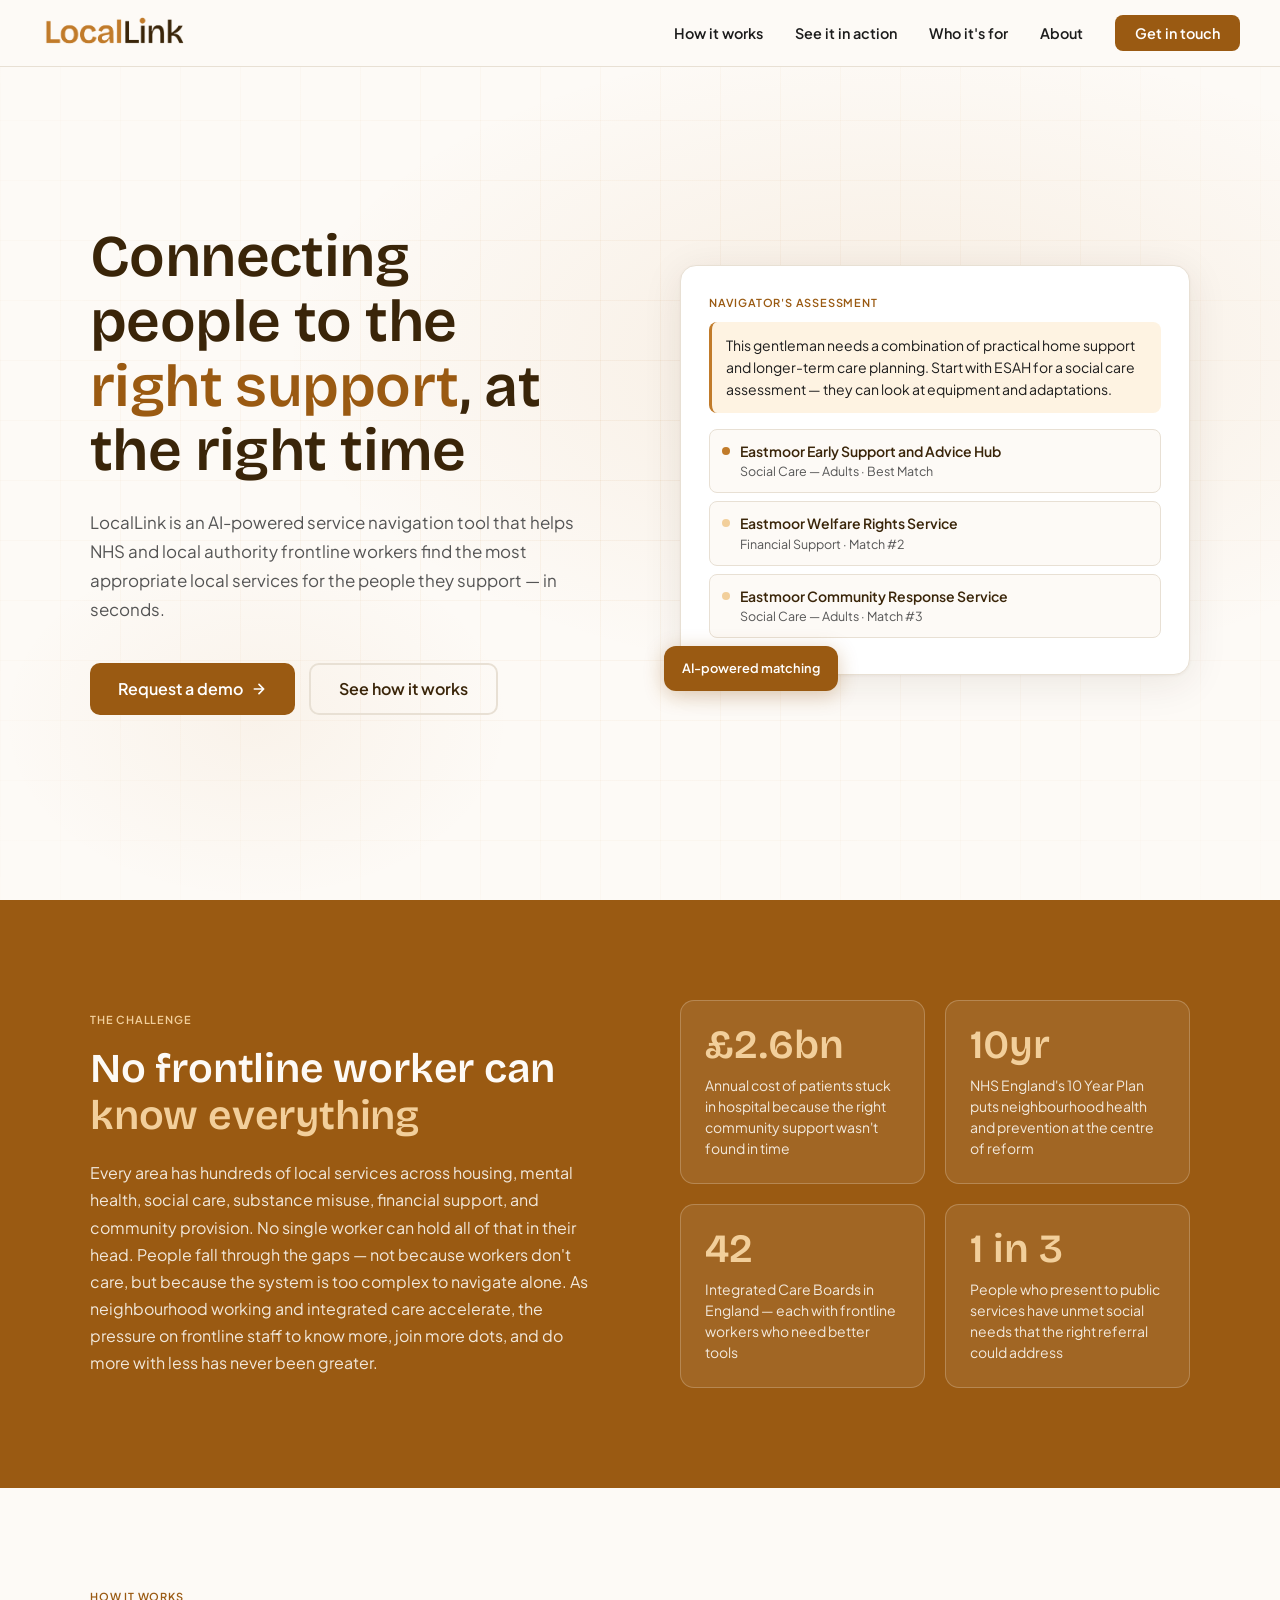
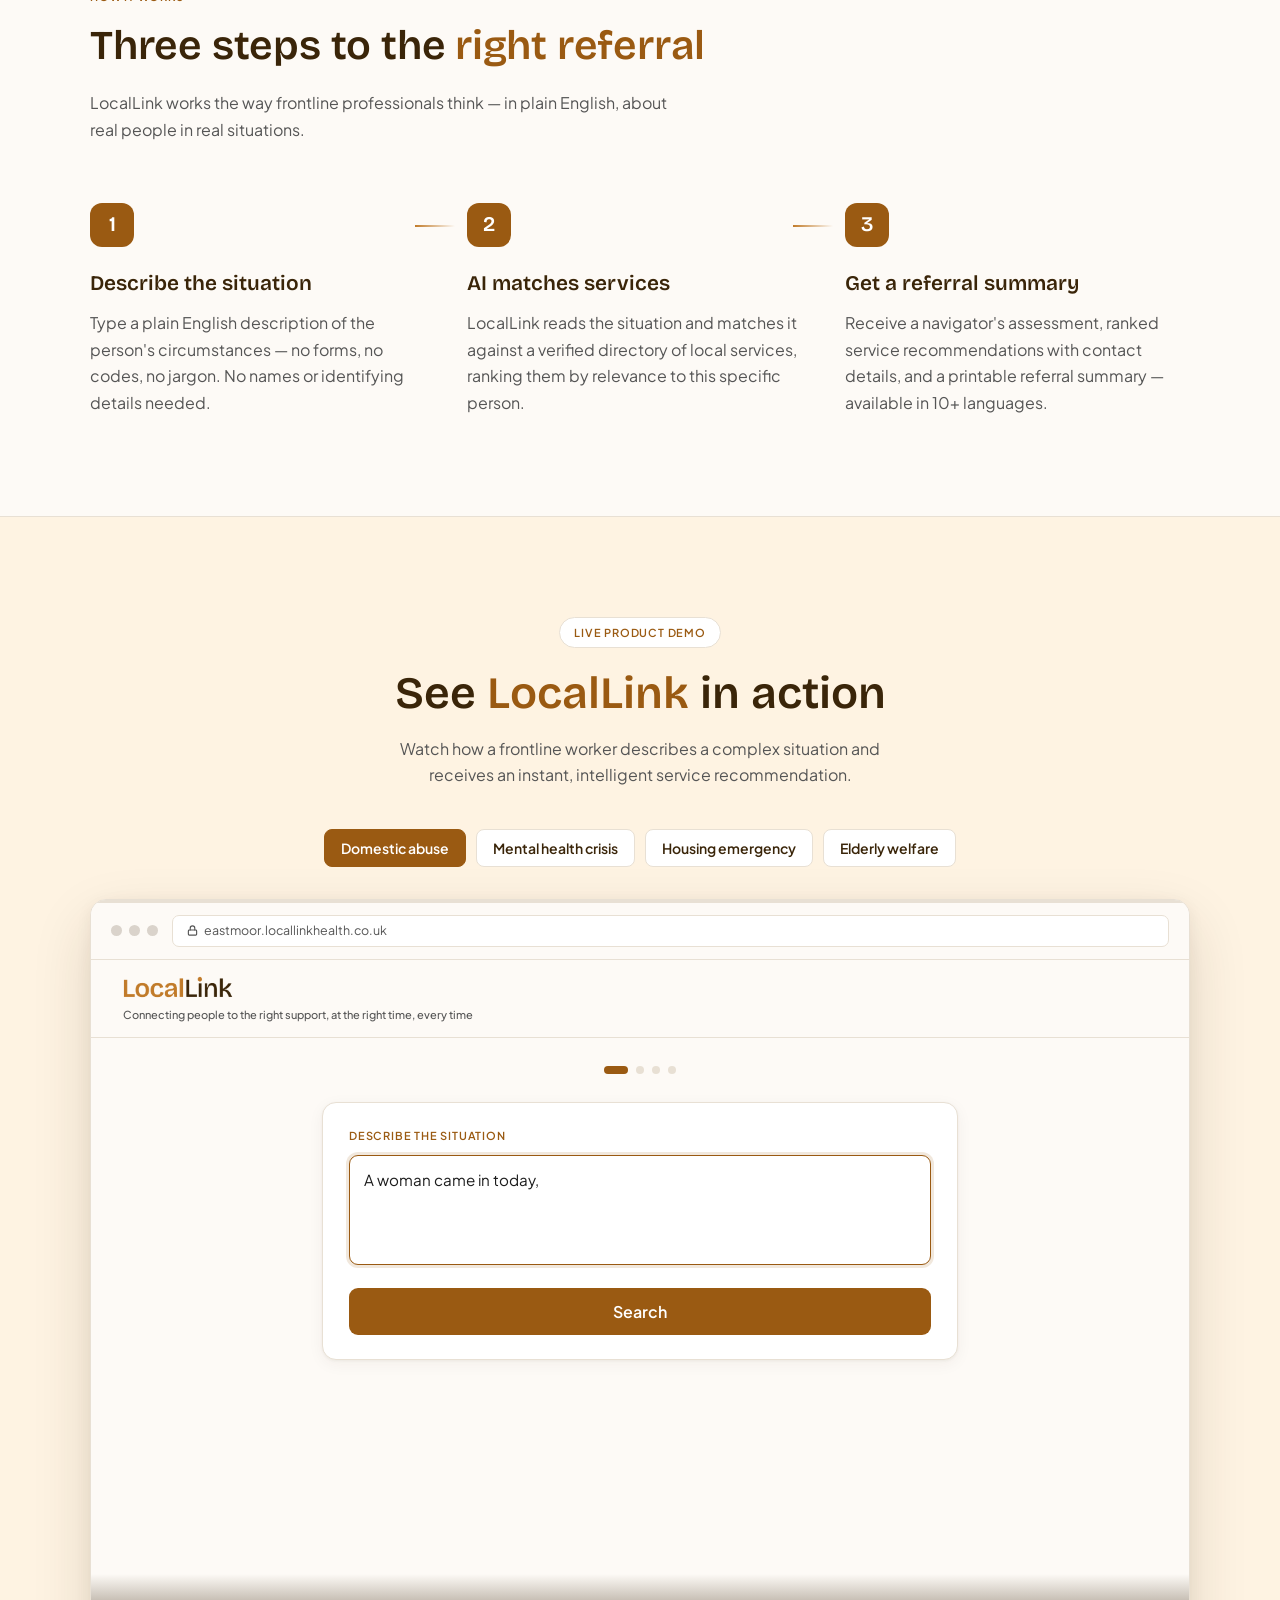
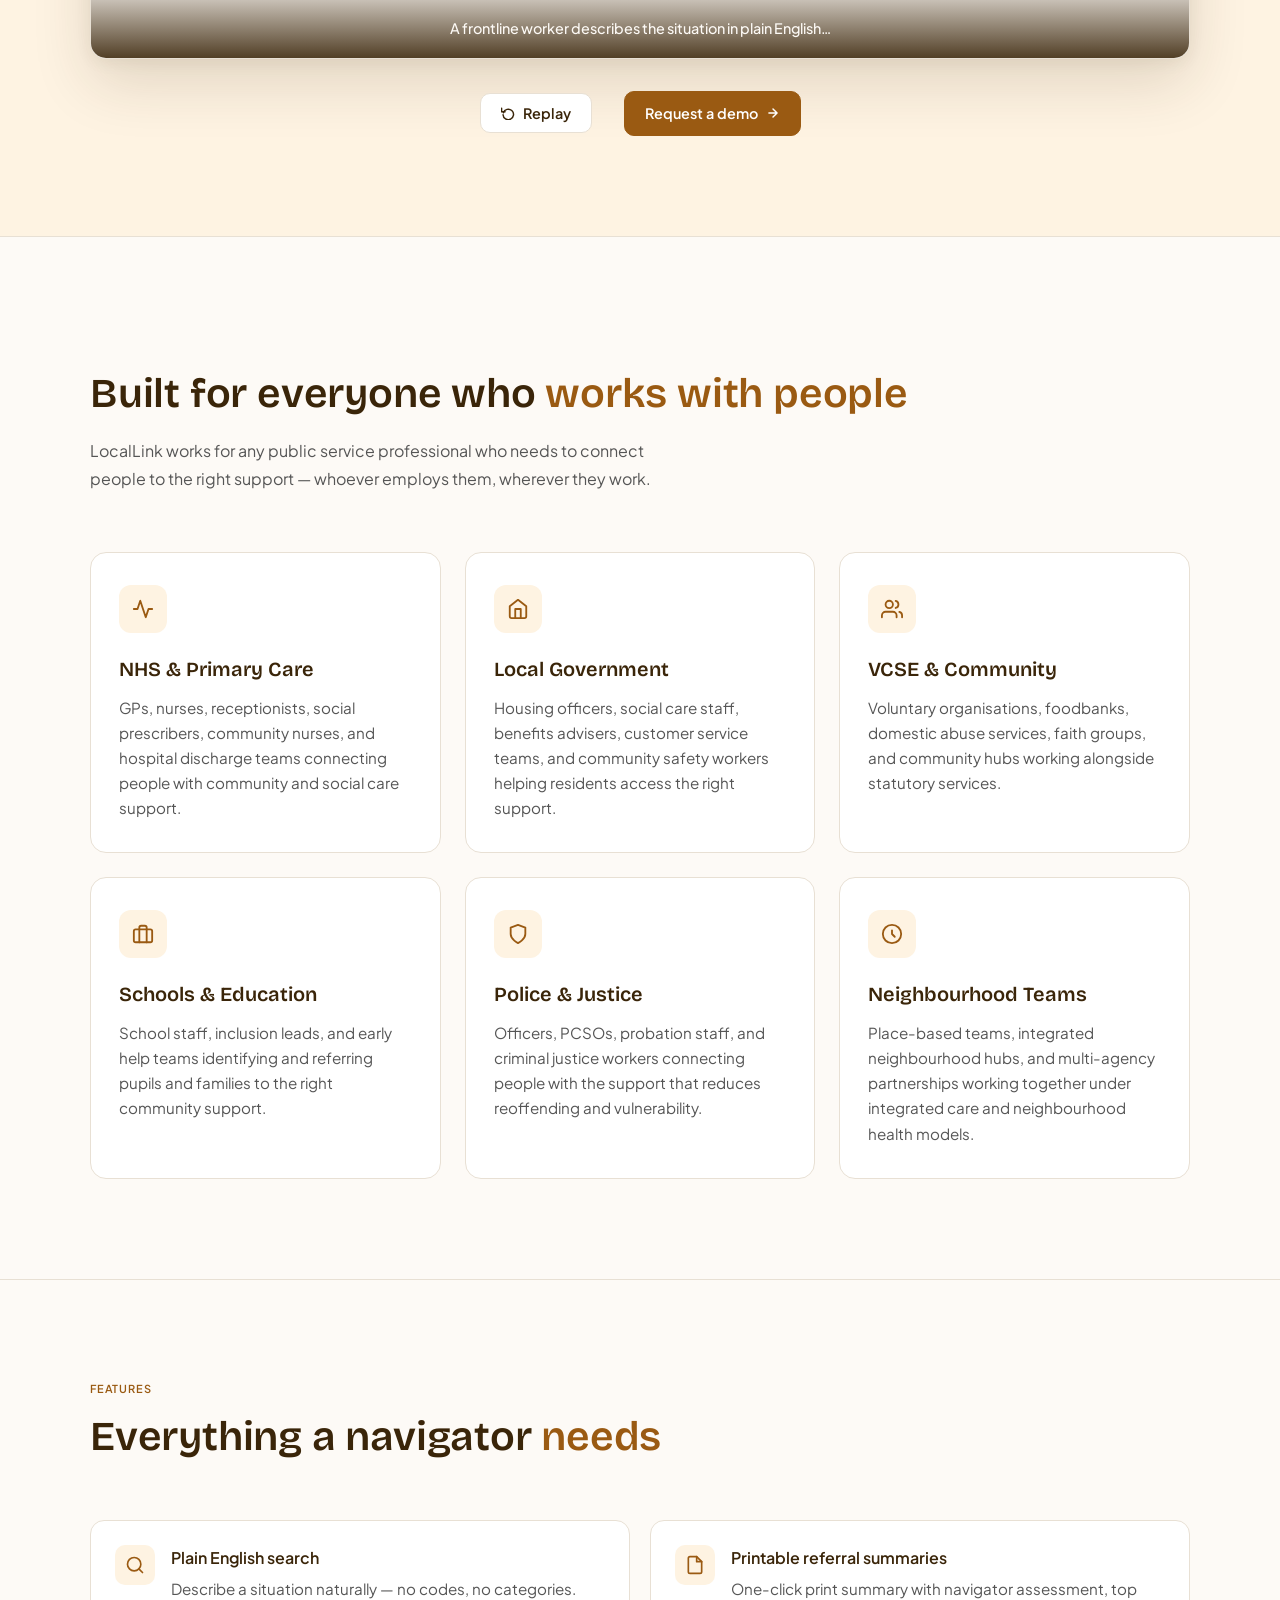
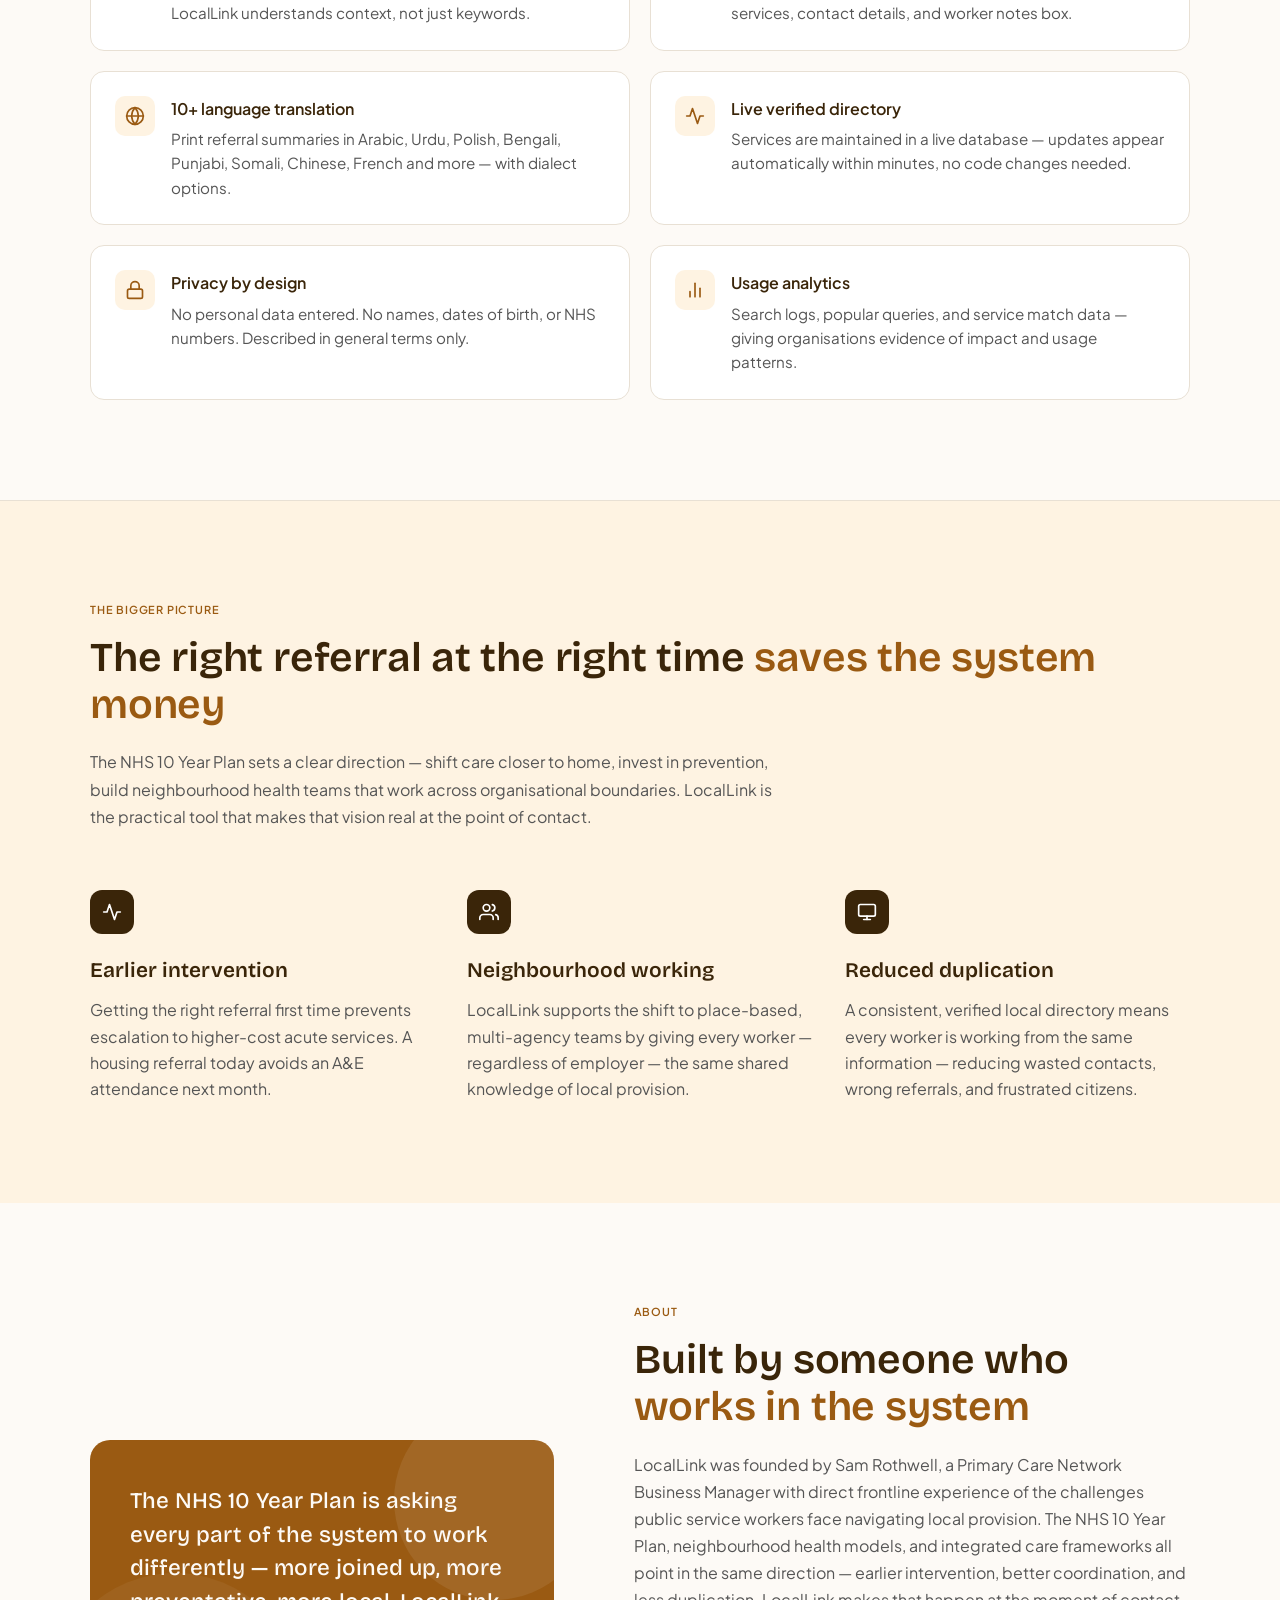
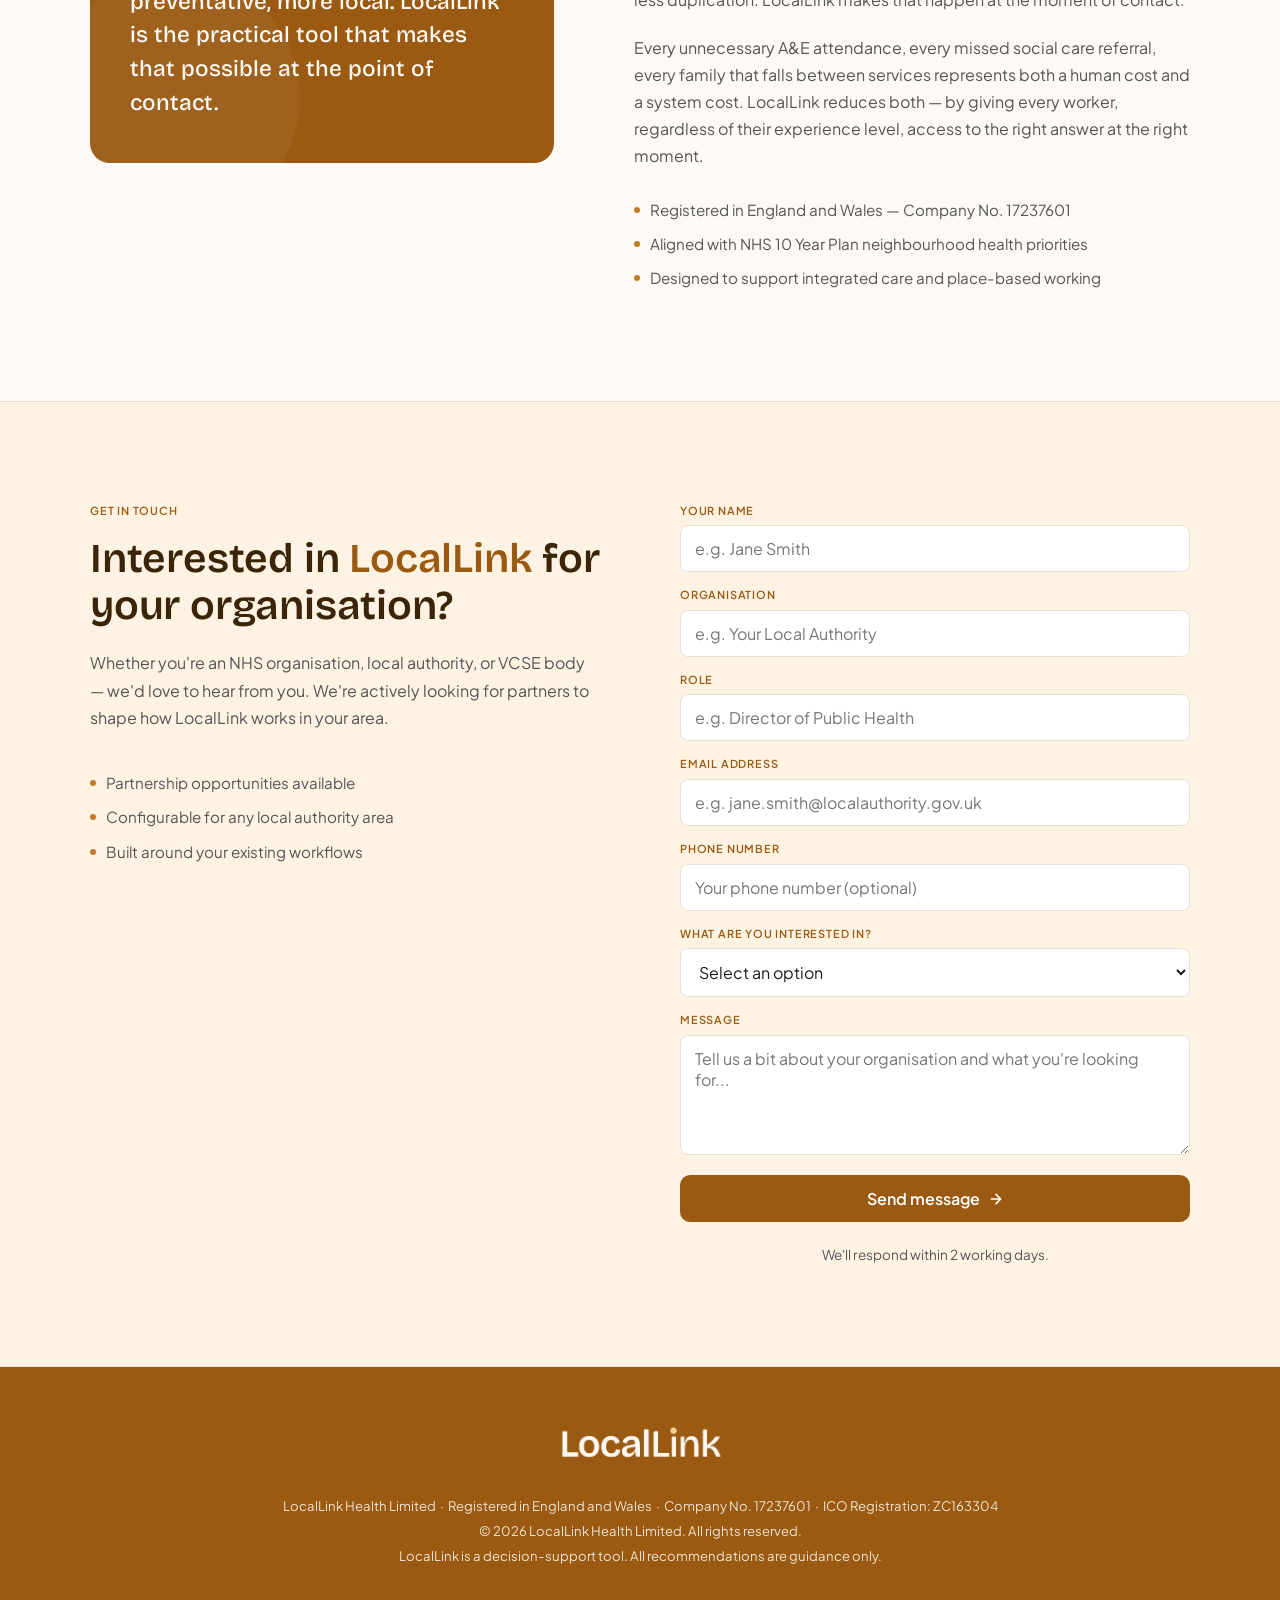
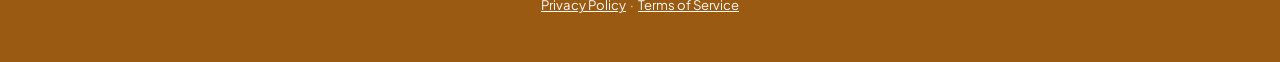
<file: index.html>
<!DOCTYPE html>
<html lang="en">
<head>
  <meta charset="UTF-8">
  <meta name="viewport" content="width=device-width, initial-scale=1.0">
  <title>LocalLink Health — Connecting people to the right support</title>
  <meta name="description" content="LocalLink is an AI-powered service navigation tool helping NHS and local authority frontline workers connect people to the right local services, instantly.">
  <meta name="theme-color" content="#9A5A12">
  <link rel="icon" type="image/png" sizes="32x32" href="/brand/locallink-app-icon-32.png">
  <link rel="apple-touch-icon" href="/brand/locallink-app-icon-180.png">
  <!-- Google Analytics 4 -->
  <script async src="https://www.googletagmanager.com/gtag/js?id=G-ML41MEYYY0"></script>
  <script>
    window.dataLayer = window.dataLayer || [];
    function gtag(){dataLayer.push(arguments);}
    gtag('js', new Date());
    gtag('config', 'G-ML41MEYYY0');
  </script>
  <!-- Brand fonts, self-hosted: Bricolage Grotesque (display) and Plus Jakarta Sans (text) -->
  <link rel="preload" href="/fonts/BricolageGrotesque-600.woff2" as="font" type="font/woff2" crossorigin>
  <link rel="preload" href="/fonts/PlusJakartaSans-400.woff2" as="font" type="font/woff2" crossorigin>
  <link rel="stylesheet" href="/fonts/fonts.css">
  <style>

    :root {
      /* LocalLink brand palette v2.0 */
      --amber:       #C17B2A;  /* logo, large graphics, accents. Not small text */
      --deep:        #9A5A12;  /* buttons, links, labels, reversed backgrounds */
      --brown:       #3A2509;  /* headlines, "Link" in wordmark */
      --cream:       #FDFAF6;  /* page background */
      --amber-light: #FEF3E2;  /* callouts, assessment box */
      --border:      #E8E0D4;  /* dividers, card borders */
      --text:        #1C1C1C;  /* body text */
      --grey:        #555555;  /* captions, metadata */
      --tint:        #F2CF9B;  /* dot on reversed logo, accents on deep amber */
      --white:       #ffffff;
      --display:     'Bricolage Grotesque', 'Plus Jakarta Sans', system-ui, sans-serif;
      --sans:        'Plus Jakarta Sans', system-ui, -apple-system, 'Segoe UI', sans-serif;
    }

    * { box-sizing: border-box; }
    html { scroll-behavior: smooth; }

    body {
      margin: 0;
      font-family: var(--sans);
      font-weight: 400;
      font-size: 16px;
      background: var(--cream);
      color: var(--text);
      line-height: 1.6;
      overflow-x: hidden;
    }

    a:focus-visible, button:focus-visible, input:focus-visible,
    select:focus-visible, textarea:focus-visible {
      outline: 3px solid var(--deep);
      outline-offset: 2px;
    }

    /* ── NAV ── */
    nav {
      position: fixed;
      top: 0; left: 0; right: 0;
      z-index: 100;
      padding: 14px 40px;
      display: flex;
      align-items: center;
      justify-content: space-between;
      background: rgba(253, 250, 246, 0.94);
      backdrop-filter: blur(12px);
      border-bottom: 1px solid var(--border);
      transition: box-shadow 0.3s;
    }
    nav.scrolled { box-shadow: 0 2px 20px rgba(58,37,9,0.08); }

    .nav-brand { display: flex; align-items: center; text-decoration: none; }
    .nav-brand img { height: 38px; width: auto; display: block; }

    .nav-links {
      display: flex;
      align-items: center;
      gap: 32px;
      list-style: none;
      margin: 0; padding: 0;
    }
    .nav-links a {
      font-size: 0.9rem;
      font-weight: 600;
      color: var(--text);
      text-decoration: none;
      transition: color 0.2s;
    }
    .nav-links a:hover { color: var(--deep); }

    .nav-links a.nav-cta {
      background: var(--deep);
      color: #fff;
      padding: 9px 20px;
      border-radius: 8px;
      transition: background 0.2s;
    }
    .nav-links a.nav-cta:hover { background: var(--brown); color: #fff; }

    /* ── HERO ── */
    .hero {
      min-height: 100vh;
      display: flex;
      align-items: center;
      padding: 120px 40px 80px;
      position: relative;
      overflow: hidden;
    }
    .hero-bg {
      position: absolute; inset: 0;
      background:
        radial-gradient(ellipse 80% 60% at 70% 40%, rgba(193,123,42,0.10) 0%, transparent 60%),
        radial-gradient(ellipse 40% 40% at 20% 80%, rgba(193,123,42,0.06) 0%, transparent 50%);
    }
    .hero-grid {
      position: absolute; inset: 0;
      background-image:
        linear-gradient(rgba(193,123,42,0.07) 1px, transparent 1px),
        linear-gradient(90deg, rgba(193,123,42,0.07) 1px, transparent 1px);
      background-size: 60px 60px;
      mask-image: radial-gradient(ellipse 80% 80% at 50% 50%, black 0%, transparent 100%);
      -webkit-mask-image: radial-gradient(ellipse 80% 80% at 50% 50%, black 0%, transparent 100%);
    }
    .hero-inner {
      max-width: 1100px;
      margin: 0 auto;
      width: 100%;
      position: relative;
      z-index: 1;
      display: grid;
      grid-template-columns: 1fr 1fr;
      gap: 80px;
      align-items: center;
    }

    .hero h1 {
      font-family: var(--display);
      font-size: clamp(2.5rem, 4.6vw, 3.75rem);
      font-weight: 600;
      line-height: 1.1;
      letter-spacing: -0.01em;
      color: var(--brown);
      margin: 0 0 24px;
    }
    .hero h1 em, .section-title em, .demo-title em {
      font-style: normal;
      color: var(--deep);
    }

    .hero-sub {
      font-size: 1.06rem;
      color: var(--grey);
      line-height: 1.7;
      margin: 0 0 40px;
      max-width: 500px;
    }
    .hero-actions { display: flex; gap: 14px; flex-wrap: wrap; }

    .btn-primary {
      display: inline-flex;
      align-items: center;
      gap: 8px;
      background: var(--deep);
      color: #fff;
      font-family: inherit;
      font-size: 1rem;
      font-weight: 600;
      padding: 13px 28px;
      border-radius: 10px;
      text-decoration: none;
      border: none;
      cursor: pointer;
      transition: background 0.2s, transform 0.1s;
    }
    .btn-primary:hover { background: var(--brown); }
    .btn-primary:active { transform: scale(0.98); }
    .btn-primary:disabled { opacity: 0.7; cursor: default; }
    .btn-primary.sent { background: var(--brown); }

    .btn-secondary {
      display: inline-flex;
      align-items: center;
      gap: 8px;
      background: transparent;
      color: var(--brown);
      font-family: inherit;
      font-size: 1rem;
      font-weight: 600;
      padding: 11px 28px;
      border-radius: 10px;
      text-decoration: none;
      border: 2px solid var(--border);
      transition: border-color 0.2s, color 0.2s;
    }
    .btn-secondary:hover { border-color: var(--deep); color: var(--deep); }

    /* Hero visual */
    .hero-visual { position: relative; }
    .hero-card {
      background: var(--white);
      border-radius: 16px;
      border: 1px solid var(--border);
      box-shadow: 0 8px 40px rgba(58,37,9,0.09), 0 1px 3px rgba(58,37,9,0.05);
      padding: 28px;
      animation: float 6s ease-in-out infinite;
    }
    @keyframes float {
      0%, 100% { transform: translateY(0); }
      50% { transform: translateY(-8px); }
    }

    .label {
      font-size: 0.6875rem;      /* 11px */
      font-weight: 600;
      text-transform: uppercase;
      letter-spacing: 0.8px;
      color: var(--deep);
    }
    .hero-card .label { margin-bottom: 10px; }

    .hero-card-assessment {
      background: var(--amber-light);
      border-left: 3px solid var(--amber);
      border-radius: 8px;
      padding: 12px 14px;
      font-size: 0.875rem;
      color: var(--text);
      line-height: 1.6;
      margin-bottom: 16px;
    }
    .hero-service-item {
      display: flex;
      align-items: flex-start;
      gap: 10px;
      padding: 10px 12px;
      border-radius: 8px;
      border: 1px solid var(--border);
      margin-bottom: 8px;
      background: var(--cream);
    }
    .hero-service-dot {
      width: 8px; height: 8px;
      background: var(--amber);
      border-radius: 50%;
      flex-shrink: 0;
      margin-top: 7px;
    }
    .hero-service-dot.muted { background: var(--tint); }
    .hero-service-name { font-size: 0.875rem; font-weight: 600; color: var(--brown); }
    .hero-service-cat { font-size: 0.78rem; color: var(--grey); }

    .hero-badge {
      position: absolute;
      bottom: -16px; left: -16px;
      background: var(--deep);
      color: #fff;
      border-radius: 12px;
      padding: 12px 18px;
      font-size: 0.8rem;
      font-weight: 600;
      box-shadow: 0 4px 20px rgba(154,90,18,0.3);
      white-space: nowrap;
    }

    /* ── SECTION COMMON ── */
    section { padding: 100px 40px; }
    .section-inner { max-width: 1100px; margin: 0 auto; }

    .section-eyebrow {
      font-size: 0.6875rem;
      font-weight: 600;
      text-transform: uppercase;
      letter-spacing: 0.8px;
      color: var(--deep);
      margin-bottom: 16px;
    }
    .section-title {
      font-family: var(--display);
      font-size: clamp(1.9rem, 3.2vw, 2.6rem);
      font-weight: 600;
      color: var(--brown);
      line-height: 1.15;
      letter-spacing: -0.005em;
      margin: 0 0 20px;
    }
    .section-body {
      font-size: 1rem;
      color: var(--grey);
      line-height: 1.7;
      max-width: 600px;
      margin: 0;
    }

    /* ── PROBLEM (reversed on Deep Amber) ── */
    .problem { background: var(--deep); }
    .problem .section-eyebrow { color: var(--tint); }
    .problem .section-title { color: var(--cream); }
    .problem .section-title em { color: var(--tint); }
    .problem .section-body { color: rgba(253,250,246,0.88); }

    .problem-inner {
      display: grid;
      grid-template-columns: 1fr 1fr;
      gap: 80px;
      align-items: center;
    }
    .problem-stats { display: grid; grid-template-columns: 1fr 1fr; gap: 20px; }
    .stat-card {
      background: rgba(253,250,246,0.08);
      border: 1px solid rgba(253,250,246,0.22);
      border-radius: 14px;
      padding: 24px;
    }
    .stat-number {
      font-family: var(--display);
      font-size: 2.5rem;
      font-weight: 600;
      color: var(--tint);
      line-height: 1;
      margin-bottom: 10px;
    }
    .stat-label { font-size: 0.875rem; color: rgba(253,250,246,0.88); line-height: 1.5; }

    /* ── HOW IT WORKS ── */
    .steps {
      display: grid;
      grid-template-columns: repeat(3, 1fr);
      gap: 32px;
      margin-top: 60px;
    }
    .step { position: relative; }
    .step-num {
      width: 44px; height: 44px;
      background: var(--deep);
      color: #fff;
      border-radius: 12px;
      display: flex;
      align-items: center;
      justify-content: center;
      font-family: var(--display);
      font-size: 1.3rem;
      font-weight: 600;
      margin-bottom: 20px;
    }
    .step h3 {
      font-family: var(--display);
      font-size: 1.3rem;
      font-weight: 600;
      color: var(--brown);
      margin: 0 0 10px;
    }
    .step p { font-size: 1rem; color: var(--grey); line-height: 1.65; margin: 0; }
    .step-connector {
      position: absolute;
      top: 22px; right: -20px;
      width: 40px; height: 2px;
      background: linear-gradient(90deg, var(--amber), transparent);
    }

    /* ── WHO IT'S FOR ── */
    .who-grid {
      display: grid;
      grid-template-columns: repeat(3, 1fr);
      gap: 24px;
      margin-top: 60px;
    }
    .who-card {
      background: var(--white);
      border: 1px solid var(--border);
      border-radius: 16px;
      padding: 32px 28px;
      transition: border-color 0.2s, box-shadow 0.2s, transform 0.2s;
    }
    .who-card:hover {
      border-color: var(--amber);
      box-shadow: 0 8px 32px rgba(193,123,42,0.12);
      transform: translateY(-3px);
    }
    .who-icon, .feature-icon {
      background: var(--amber-light);
      display: flex;
      align-items: center;
      justify-content: center;
      flex-shrink: 0;
    }
    .who-icon { width: 48px; height: 48px; border-radius: 12px; margin-bottom: 20px; }
    .who-card h3 {
      font-family: var(--display);
      font-size: 1.25rem;
      font-weight: 600;
      color: var(--brown);
      margin: 0 0 10px;
    }
    .who-card p { font-size: 0.95rem; color: var(--grey); line-height: 1.65; margin: 0; }

    /* ── FEATURES ── */
    .band-border { border-top: 1px solid var(--border); border-bottom: 1px solid var(--border); }
    .band-light { background: var(--amber-light); }

    .features-grid {
      display: grid;
      grid-template-columns: repeat(2, 1fr);
      gap: 20px;
      margin-top: 60px;
    }
    .feature-item {
      display: flex;
      gap: 16px;
      padding: 24px;
      background: var(--white);
      border-radius: 14px;
      border: 1px solid var(--border);
    }
    .feature-icon { width: 40px; height: 40px; border-radius: 10px; }
    .feature-item h4 { font-weight: 600; font-size: 1rem; color: var(--brown); margin: 0 0 6px; }
    .feature-item p { font-size: 0.95rem; color: var(--grey); line-height: 1.6; margin: 0; }

    /* ── ABOUT ── */
    .about-inner {
      display: grid;
      grid-template-columns: 1fr 1.2fr;
      gap: 80px;
      align-items: center;
    }
    .about-visual {
      background: var(--deep);
      border-radius: 20px;
      padding: 44px 40px;
      color: var(--cream);
      position: relative;
      overflow: hidden;
    }
    .about-visual::before {
      content: '';
      position: absolute;
      top: -40px; right: -40px;
      width: 200px; height: 200px;
      background: rgba(253,250,246,0.08);
      border-radius: 50%;
    }
    .about-visual::after {
      content: '';
      position: absolute;
      bottom: -60px; left: -40px;
      width: 250px; height: 250px;
      background: rgba(253,250,246,0.05);
      border-radius: 50%;
    }
    .about-quote {
      font-family: var(--display);
      font-size: 1.4rem;
      font-weight: 500;
      line-height: 1.5;
      margin: 0;
      position: relative;
      z-index: 1;
    }
    .about-text .section-body { max-width: 100%; margin-bottom: 20px; }
    .about-detail {
      display: flex;
      align-items: center;
      gap: 10px;
      font-size: 0.95rem;
      color: var(--grey);
      margin-bottom: 10px;
    }
    .about-detail-dot {
      width: 6px; height: 6px;
      background: var(--amber);
      border-radius: 50%;
      flex-shrink: 0;
    }

    /* ── CONTACT ── */
    .contact-inner {
      display: grid;
      grid-template-columns: 1fr 1fr;
      gap: 80px;
      align-items: start;
    }
    .contact-form { display: flex; flex-direction: column; gap: 14px; }
    .form-group label {
      display: block;
      font-size: 0.6875rem;
      font-weight: 600;
      text-transform: uppercase;
      letter-spacing: 0.8px;
      color: var(--deep);
      margin-bottom: 6px;
    }
    .form-group input,
    .form-group textarea,
    .form-group select {
      width: 100%;
      background: var(--white);
      border: 1px solid var(--border);
      border-radius: 8px;
      padding: 12px 14px;
      font-family: inherit;
      font-size: 1rem;
      color: var(--text);
      transition: border-color 0.2s;
    }
    .form-group input::placeholder,
    .form-group textarea::placeholder { color: #767676; }
    .form-group input:focus,
    .form-group textarea:focus,
    .form-group select:focus { border-color: var(--deep); }
    .form-group textarea { min-height: 120px; resize: vertical; }
    .form-note { font-size: 0.85rem; color: var(--grey); text-align: center; margin: 8px 0 0; }

    /* ── FOOTER (reversed on Deep Amber) ── */
    footer {
      background: var(--deep);
      padding: 56px 40px 44px;
      text-align: center;
    }
    .footer-logo { height: 44px; width: auto; display: inline-block; margin-bottom: 20px; }
    .footer-legal { font-size: 0.82rem; color: rgba(253,250,246,0.85); line-height: 1.9; }
    .footer-legal a { color: var(--cream); text-decoration: underline; }

    /* ── ANIMATIONS ── */
    .fade-up {
      opacity: 0;
      transform: translateY(24px);
      transition: opacity 0.6s ease, transform 0.6s ease;
    }
    .fade-up.visible { opacity: 1; transform: translateY(0); }
    .fade-up-delay-1 { transition-delay: 0.1s; }
    .fade-up-delay-2 { transition-delay: 0.2s; }
    .fade-up-delay-3 { transition-delay: 0.3s; }

    /* ── DEMO ── */
    .demo { background: var(--amber-light); border-top: 1px solid var(--border); border-bottom: 1px solid var(--border); }
    .demo-wrapper { width: 100%; max-width: 1100px; margin: 0 auto; }
    .demo-header { text-align: center; margin-bottom: 40px; }

    .demo-eyebrow {
      display: inline-flex;
      align-items: center;
      gap: 8px;
      background: var(--white);
      color: var(--deep);
      font-size: 0.6875rem;
      font-weight: 600;
      text-transform: uppercase;
      letter-spacing: 0.8px;
      padding: 6px 14px;
      border-radius: 20px;
      margin-bottom: 20px;
      border: 1px solid var(--border);
    }
    .demo-title {
      font-family: var(--display);
      font-size: clamp(1.9rem, 3.5vw, 2.8rem);
      font-weight: 600;
      color: var(--brown);
      line-height: 1.15;
      margin: 0 0 16px;
    }
    .demo-subtitle { font-size: 1rem; color: var(--grey); max-width: 520px; margin: 0 auto; line-height: 1.65; }

    .scenario-selector {
      display: flex;
      gap: 10px;
      margin-bottom: 32px;
      flex-wrap: wrap;
      justify-content: center;
    }
    .scenario-btn {
      background: var(--white);
      border: 1px solid var(--border);
      color: var(--brown);
      border-radius: 8px;
      padding: 9px 16px;
      font-family: inherit;
      font-size: 0.875rem;
      font-weight: 600;
      cursor: pointer;
      transition: all 0.2s;
    }
    .scenario-btn:hover { border-color: var(--deep); color: var(--deep); }
    .scenario-btn.active { background: var(--deep); border-color: var(--deep); color: #fff; }

    /* Browser frame */
    .browser {
      background: var(--white);
      border-radius: 16px;
      overflow: hidden;
      border: 1px solid var(--border);
      box-shadow: 0 24px 60px rgba(58,37,9,0.14), 0 4px 16px rgba(58,37,9,0.06);
    }
    .browser-bar {
      background: var(--cream);
      padding: 12px 20px;
      display: flex;
      align-items: center;
      gap: 14px;
      border-bottom: 1px solid var(--border);
    }
    .browser-dots { display: flex; gap: 7px; }
    .browser-dot { width: 11px; height: 11px; border-radius: 50%; background: rgba(58,37,9,0.18); }
    .browser-url {
      flex: 1;
      background: var(--white);
      border: 1px solid var(--border);
      border-radius: 7px;
      padding: 5px 14px;
      font-size: 0.78rem;
      color: var(--grey);
      display: flex;
      align-items: center;
      gap: 6px;
    }
    .progress-bar { height: 3px; background: var(--border); position: relative; overflow: hidden; }
    .progress-fill { height: 100%; background: var(--amber); width: 0%; transition: width 0.3s linear; }

    .app-viewport { background: var(--cream); min-height: 620px; overflow: hidden; position: relative; }

    /* App header: wordmark with locality beneath, per brand guidelines */
    .app-header {
      background: var(--cream);
      border-bottom: 1px solid var(--border);
      padding: 14px 28px;
      display: flex;
      align-items: center;
      justify-content: space-between;
      gap: 12px;
    }
    .app-logo img { height: 30px; width: auto; display: block; }
    .app-locality {
      font-size: 0.6875rem;
      font-weight: 600;
      color: var(--grey);
      font-weight: 500;
      margin: 2px 0 0 4px;
    }
    .app-header-links { font-size: 0.8rem; font-weight: 600; color: var(--grey); }

    .app-content { padding: 28px 32px 90px; max-width: 700px; margin: 0 auto; }

    .steps-indicator {
      display: flex;
      align-items: center;
      gap: 8px;
      margin-bottom: 28px;
      justify-content: center;
    }
    .step-dot { width: 8px; height: 8px; border-radius: 50%; background: var(--border); transition: all 0.4s ease; }
    .step-dot.active { background: var(--deep); width: 24px; border-radius: 4px; }
    .step-dot.done { background: var(--amber); }

    .form-card {
      background: var(--white);
      border-radius: 14px;
      border: 1px solid var(--border);
      padding: 24px 26px;
      box-shadow: 0 1px 3px rgba(58,37,9,0.05), 0 4px 16px rgba(58,37,9,0.05);
      margin-bottom: 20px;
    }
    .form-label { display: block; margin-bottom: 10px; }
    .form-textarea {
      width: 100%;
      min-height: 110px;
      border: 1.5px solid var(--border);
      border-radius: 9px;
      padding: 12px 14px;
      font-size: 0.95rem;
      color: var(--text);
      background: var(--cream);
      line-height: 1.6;
      font-family: inherit;
      resize: none;
    }
    .form-textarea.typing {
      border-color: var(--deep);
      box-shadow: 0 0 0 3px rgba(154,90,18,0.14);
      background: var(--white);
    }
    .search-btn {
      width: 100%;
      margin-top: 16px;
      background: var(--deep);
      color: #fff;
      border: none;
      border-radius: 9px;
      padding: 13px;
      font-family: inherit;
      font-size: 1rem;
      font-weight: 600;
      cursor: pointer;
      display: flex;
      align-items: center;
      justify-content: center;
      gap: 8px;
      transition: background 0.2s;
    }
    .search-btn.searching { background: var(--brown); }
    .spinner {
      width: 16px; height: 16px;
      border: 2px solid rgba(255,255,255,0.35);
      border-top-color: #fff;
      border-radius: 50%;
      animation: spin 0.7s linear infinite;
      display: none;
    }
    @keyframes spin { to { transform: rotate(360deg); } }

    #results { opacity: 0; transition: opacity 0.5s ease; }
    #results.visible { opacity: 1; }
    .results-label { margin-bottom: 12px; }

    .assessment-box {
      background: var(--amber-light);
      border-left: 3px solid var(--amber);
      border-radius: 10px;
      padding: 16px 18px;
      margin-bottom: 16px;
      transform: translateY(10px);
      opacity: 0;
      transition: all 0.5s ease;
    }
    .assessment-box.visible { transform: translateY(0); opacity: 1; }
    .assessment-box .label { margin-bottom: 5px; }
    .assessment-text { font-size: 0.95rem; color: var(--text); line-height: 1.65; margin: 0; }

    .service-card {
      background: var(--white);
      border-radius: 12px;
      border: 1px solid var(--border);
      border-left: 4px solid var(--border);
      margin-bottom: 12px;
      overflow: hidden;
      transform: translateY(16px);
      opacity: 0;
      transition: all 0.5s ease;
    }
    .service-card.best { border-left-color: var(--amber); border-left-width: 5px; }
    .service-card.visible { transform: translateY(0); opacity: 1; }

    .card-header {
      display: flex;
      align-items: center;
      justify-content: space-between;
      gap: 10px;
      flex-wrap: wrap;
      padding: 14px 18px;
      border-bottom: 1px solid var(--border);
    }
    .card-name { font-size: 1.05rem; font-weight: 600; color: var(--brown); }
    .badge { font-size: 0.6875rem; font-weight: 600; padding: 3px 10px; border-radius: 20px; }
    .badge-best { background: var(--deep); color: #fff; }
    .badge-next { background: var(--border); color: var(--brown); }
    .badge-cat { background: var(--amber-light); color: var(--deep); margin-right: 6px; }

    .card-why {
      padding: 12px 18px;
      font-size: 0.9rem;
      color: var(--text);
      line-height: 1.65;
      border-bottom: 1px solid var(--border);
    }
    .card-meta { display: grid; grid-template-columns: 1fr 1fr; border-bottom: 1px solid var(--border); }
    .meta-item { padding: 10px 18px; font-size: 0.85rem; }
    .meta-item:first-child { border-right: 1px solid var(--border); }
    .meta-label { margin-bottom: 2px; }
    .meta-value { color: var(--text); font-weight: 500; }

    .card-pills { padding: 10px 18px; display: flex; gap: 6px; flex-wrap: wrap; align-items: center; }
    .pill { font-size: 0.6875rem; font-weight: 600; padding: 3px 9px; border-radius: 20px; background: var(--amber-light); color: var(--deep); border: 1px solid var(--border); }

    .print-panel {
      background: var(--white);
      border-radius: 12px;
      border: 1px solid var(--border);
      padding: 16px 18px;
      margin-bottom: 16px;
      display: flex;
      align-items: center;
      gap: 14px;
      transform: translateY(10px);
      opacity: 0;
      transition: all 0.5s ease;
    }
    .print-panel.visible { transform: translateY(0); opacity: 1; }
    .print-select {
      flex: 1;
      padding: 8px 10px;
      border: 1.5px solid var(--border);
      border-radius: 6px;
      font-family: inherit;
      font-size: 0.9rem;
      color: var(--text);
      background: var(--cream);
    }
    .print-btn-demo {
      background: none;
      border: 2px solid var(--deep);
      color: var(--deep);
      border-radius: 8px;
      padding: 7px 16px;
      font-family: inherit;
      font-size: 0.85rem;
      font-weight: 600;
      white-space: nowrap;
      cursor: pointer;
      display: flex;
      align-items: center;
      gap: 6px;
    }

    .caption-bar {
      position: absolute;
      bottom: 0; left: 0; right: 0;
      background: linear-gradient(transparent, rgba(58,37,9,0.88));
      padding: 44px 32px 18px;
      pointer-events: none;
    }
    .caption-text {
      font-size: 0.9rem;
      color: var(--cream);
      font-weight: 500;
      text-align: center;
      opacity: 0;
      transform: translateY(6px);
      transition: all 0.4s ease;
      line-height: 1.5;
    }
    .caption-text.visible { opacity: 1; transform: translateY(0); }

    .demo-controls {
      display: flex;
      align-items: center;
      justify-content: center;
      gap: 16px;
      margin-top: 32px;
      flex-wrap: wrap;
    }
    .ctrl-btn {
      display: flex;
      align-items: center;
      gap: 8px;
      background: var(--white);
      border: 1px solid var(--border);
      color: var(--brown);
      border-radius: 10px;
      padding: 10px 20px;
      font-family: inherit;
      font-size: 0.9rem;
      font-weight: 600;
      cursor: pointer;
      text-decoration: none;
      transition: all 0.2s;
    }
    .ctrl-btn:hover { border-color: var(--deep); color: var(--deep); }
    .ctrl-btn.primary { background: var(--deep); border-color: var(--deep); color: #fff; }
    .ctrl-btn.primary:hover { background: var(--brown); border-color: var(--brown); color: #fff; }
    .demo-timer { font-size: 0.85rem; color: var(--grey); }

    /* ── RESPONSIVE ── */
    @media (max-width: 768px) {
      nav { padding: 12px 20px; }
      .nav-brand img { height: 32px; }
      .nav-links li:not(:last-child) { display: none; }
      section { padding: 70px 20px; }
      .hero { padding: 100px 20px 60px; min-height: auto; }
      .hero-inner, .problem-inner, .about-inner, .contact-inner { grid-template-columns: 1fr; gap: 40px; }
      .hero-visual { display: none; }
      .steps, .who-grid, .features-grid { grid-template-columns: 1fr; }
      .step-connector { display: none; }
      .app-header-links { display: none; }
    }
    @media (max-width: 600px) {
      .problem-stats { grid-template-columns: 1fr; }
      .app-content { padding: 20px 16px 90px; }
      .card-meta { grid-template-columns: 1fr; }
      .meta-item:first-child { border-right: none; border-bottom: 1px solid var(--border); }
      .print-panel { flex-direction: column; align-items: stretch; }
    }
    @media (prefers-reduced-motion: reduce) {
      html { scroll-behavior: auto; }
      .hero-card { animation: none; }
      .fade-up { opacity: 1; transform: none; transition: none; }
    }
  </style>
</head>
<body>

  <!-- NAV -->
  <nav id="navbar">
    <a href="#" class="nav-brand" aria-label="LocalLink home">
      <img src="/brand/locallink-primary.png" alt="LocalLink">
    </a>
    <ul class="nav-links">
      <li><a href="#how-it-works">How it works</a></li>
      <li><a href="#demo">See it in action</a></li>
      <li><a href="#who">Who it's for</a></li>
      <li><a href="#about">About</a></li>
      <li><a href="#contact" class="nav-cta">Get in touch</a></li>
    </ul>
  </nav>

  <main>

  <!-- HERO -->
  <section class="hero">
    <div class="hero-bg"></div>
    <div class="hero-grid"></div>
    <div class="hero-inner">
      <div class="hero-content">
        <h1>Connecting people to the <em>right support</em>, at the right time</h1>
        <p class="hero-sub">LocalLink is an AI-powered service navigation tool that helps NHS and local authority frontline workers find the most appropriate local services for the people they support — in seconds.</p>
        <div class="hero-actions">
          <a href="#contact" class="btn-primary">
            Request a demo
            <svg width="16" height="16" viewBox="0 0 24 24" fill="none" stroke="currentColor" stroke-width="2.5" stroke-linecap="round" stroke-linejoin="round" aria-hidden="true"><path d="M5 12h14M12 5l7 7-7 7"/></svg>
          </a>
          <a href="#how-it-works" class="btn-secondary">See how it works</a>
        </div>
      </div>
      <div class="hero-visual fade-up fade-up-delay-2" aria-hidden="true">
        <div class="hero-card">
          <div class="label">Navigator's Assessment</div>
          <div class="hero-card-assessment">This gentleman needs a combination of practical home support and longer-term care planning. Start with ESAH for a social care assessment — they can look at equipment and adaptations.</div>
          <div class="hero-service-item">
            <div class="hero-service-dot"></div>
            <div>
              <div class="hero-service-name">Eastmoor Early Support and Advice Hub</div>
              <div class="hero-service-cat">Social Care — Adults · Best Match</div>
            </div>
          </div>
          <div class="hero-service-item">
            <div class="hero-service-dot muted"></div>
            <div>
              <div class="hero-service-name">Eastmoor Welfare Rights Service</div>
              <div class="hero-service-cat">Financial Support · Match #2</div>
            </div>
          </div>
          <div class="hero-service-item">
            <div class="hero-service-dot muted"></div>
            <div>
              <div class="hero-service-name">Eastmoor Community Response Service</div>
              <div class="hero-service-cat">Social Care — Adults · Match #3</div>
            </div>
          </div>
        </div>
        <div class="hero-badge">AI-powered matching</div>
      </div>
    </div>
  </section>

  <!-- PROBLEM -->
  <section class="problem">
    <div class="section-inner">
      <div class="problem-inner">
        <div>
          <div class="section-eyebrow fade-up">The challenge</div>
          <h2 class="section-title fade-up fade-up-delay-1">No frontline worker can <em>know everything</em></h2>
          <p class="section-body fade-up fade-up-delay-2">Every area has hundreds of local services across housing, mental health, social care, substance misuse, financial support, and community provision. No single worker can hold all of that in their head. People fall through the gaps — not because workers don't care, but because the system is too complex to navigate alone. As neighbourhood working and integrated care accelerate, the pressure on frontline staff to know more, join more dots, and do more with less has never been greater.</p>
        </div>
        <div class="problem-stats">
          <div class="stat-card fade-up">
            <div class="stat-number">£2.6bn</div>
            <div class="stat-label">Annual cost of patients stuck in hospital because the right community support wasn't found in time</div>
          </div>
          <div class="stat-card fade-up fade-up-delay-1">
            <div class="stat-number">10yr</div>
            <div class="stat-label">NHS England's 10 Year Plan puts neighbourhood health and prevention at the centre of reform</div>
          </div>
          <div class="stat-card fade-up fade-up-delay-2">
            <div class="stat-number">42</div>
            <div class="stat-label">Integrated Care Boards in England — each with frontline workers who need better tools</div>
          </div>
          <div class="stat-card fade-up fade-up-delay-3">
            <div class="stat-number">1 in 3</div>
            <div class="stat-label">People who present to public services have unmet social needs that the right referral could address</div>
          </div>
        </div>
      </div>
    </div>
  </section>

  <!-- HOW IT WORKS -->
  <section id="how-it-works">
    <div class="section-inner">
      <div class="section-eyebrow fade-up">How it works</div>
      <h2 class="section-title fade-up fade-up-delay-1">Three steps to the <em>right referral</em></h2>
      <p class="section-body fade-up fade-up-delay-2">LocalLink works the way frontline professionals think — in plain English, about real people in real situations.</p>
      <div class="steps">
        <div class="step fade-up">
          <div class="step-num">1</div>
          <h3>Describe the situation</h3>
          <p>Type a plain English description of the person's circumstances — no forms, no codes, no jargon. No names or identifying details needed.</p>
          <div class="step-connector"></div>
        </div>
        <div class="step fade-up fade-up-delay-1">
          <div class="step-num">2</div>
          <h3>AI matches services</h3>
          <p>LocalLink reads the situation and matches it against a verified directory of local services, ranking them by relevance to this specific person.</p>
          <div class="step-connector"></div>
        </div>
        <div class="step fade-up fade-up-delay-2">
          <div class="step-num">3</div>
          <h3>Get a referral summary</h3>
          <p>Receive a navigator's assessment, ranked service recommendations with contact details, and a printable referral summary — available in 10+ languages.</p>
        </div>
      </div>
    </div>
  </section>

  <!-- DEMO -->
  <section id="demo" class="demo">
    <div class="demo-wrapper">

      <div class="demo-header">
        <div class="demo-eyebrow">Live product demo</div>
        <h2 class="demo-title">See <em>LocalLink</em> in action</h2>
        <p class="demo-subtitle">Watch how a frontline worker describes a complex situation and receives an instant, intelligent service recommendation.</p>
      </div>

      <div class="scenario-selector" id="scenarioSelector">
        <button class="scenario-btn active" onclick="selectScenario(0, this)">Domestic abuse</button>
        <button class="scenario-btn" onclick="selectScenario(1, this)">Mental health crisis</button>
        <button class="scenario-btn" onclick="selectScenario(2, this)">Housing emergency</button>
        <button class="scenario-btn" onclick="selectScenario(3, this)">Elderly welfare</button>
      </div>

      <div class="browser">
        <div class="progress-bar">
          <div class="progress-fill" id="progressFill"></div>
        </div>
        <div class="browser-bar">
          <div class="browser-dots" aria-hidden="true">
            <div class="browser-dot"></div>
            <div class="browser-dot"></div>
            <div class="browser-dot"></div>
          </div>
          <div class="browser-url">
            <svg width="11" height="11" viewBox="0 0 24 24" fill="none" stroke="currentColor" stroke-width="2.5" stroke-linecap="round" stroke-linejoin="round" aria-hidden="true"><rect x="3" y="11" width="18" height="11" rx="2" ry="2"/><path d="M7 11V7a5 5 0 0 1 10 0v4"/></svg>
            eastmoor.locallinkhealth.co.uk
          </div>
        </div>

        <div class="app-viewport">

          <div class="app-header">
            <div class="app-logo">
              <img src="/brand/locallink-primary.png" alt="LocalLink">
              <div class="app-locality">Connecting people to the right support, at the right time, every time</div>
            </div>
          </div>

          <div class="app-content">

            <div class="steps-indicator" id="stepsIndicator" aria-hidden="true">
              <div class="step-dot active" id="dot0"></div>
              <div class="step-dot" id="dot1"></div>
              <div class="step-dot" id="dot2"></div>
              <div class="step-dot" id="dot3"></div>
            </div>

            <div class="form-card">
              <span class="label form-label">Describe the situation</span>
              <textarea class="form-textarea" id="demoTextarea" readonly aria-label="Situation description (demo)"></textarea>
              <button class="search-btn" id="searchBtn" tabindex="-1">
                <div class="spinner" id="spinner"></div>
                <span id="btnLabel">Search</span>
              </button>
            </div>

            <div id="results">
              <div class="print-panel" id="printPanel">
                <select class="print-select" aria-label="Language (demo)">
                  <option>English</option>
                  <option>Arabic</option>
                  <option>Urdu</option>
                  <option>Polish</option>
                  <option>Bengali (Sylheti)</option>
                </select>
                <button class="print-btn-demo" tabindex="-1">
                  <svg width="14" height="14" viewBox="0 0 24 24" fill="none" stroke="currentColor" stroke-width="2" stroke-linecap="round" stroke-linejoin="round" aria-hidden="true"><polyline points="6 9 6 2 18 2 18 9"/><path d="M6 18H4a2 2 0 0 1-2-2v-5a2 2 0 0 1 2-2h16a2 2 0 0 1 2 2v5a2 2 0 0 1-2 2h-2"/><rect x="6" y="14" width="12" height="8"/></svg>
                  Print referral summary
                </button>
              </div>

              <div class="label results-label">Matched Services</div>

              <div class="assessment-box" id="assessmentBox">
                <div class="label">Navigator's Assessment</div>
                <p class="assessment-text" id="assessmentText"></p>
              </div>

              <div id="serviceCards"></div>
            </div>
          </div>

          <div class="caption-bar">
            <div class="caption-text" id="captionText" aria-live="polite"></div>
          </div>

        </div>
      </div>

      <div class="demo-controls">
        <button class="ctrl-btn" onclick="restartDemo()">
          <svg width="14" height="14" viewBox="0 0 24 24" fill="none" stroke="currentColor" stroke-width="2.5" stroke-linecap="round" stroke-linejoin="round" aria-hidden="true"><polyline points="1 4 1 10 7 10"/><path d="M3.51 15a9 9 0 1 0 .49-3.43"/></svg>
          Replay
        </button>
        <span class="demo-timer" id="demoTimer"></span>
        <a href="#contact" class="ctrl-btn primary">
          Request a demo
          <svg width="14" height="14" viewBox="0 0 24 24" fill="none" stroke="currentColor" stroke-width="2.5" stroke-linecap="round" stroke-linejoin="round" aria-hidden="true"><path d="M5 12h14M12 5l7 7-7 7"/></svg>
        </a>
      </div>

    </div>
  </section>

  <!-- WHO IT'S FOR -->
  <section id="who">
    <div class="section-inner">
      <div class="section-eyebrow fade-up">Who it's for</div>
      <h2 class="section-title fade-up fade-up-delay-1">Built for everyone who <em>works with people</em></h2>
      <p class="section-body fade-up fade-up-delay-2">LocalLink works for any public service professional who needs to connect people to the right support — whoever employs them, wherever they work.</p>
      <div class="who-grid">
        <div class="who-card fade-up">
          <div class="who-icon">
            <svg width="22" height="22" viewBox="0 0 24 24" fill="none" stroke="#9A5A12" stroke-width="2" stroke-linecap="round" stroke-linejoin="round" aria-hidden="true"><path d="M22 12h-4l-3 9L9 3l-3 9H2"/></svg>
          </div>
          <h3>NHS &amp; Primary Care</h3>
          <p>GPs, nurses, receptionists, social prescribers, community nurses, and hospital discharge teams connecting people with community and social care support.</p>
        </div>
        <div class="who-card fade-up fade-up-delay-1">
          <div class="who-icon">
            <svg width="22" height="22" viewBox="0 0 24 24" fill="none" stroke="#9A5A12" stroke-width="2" stroke-linecap="round" stroke-linejoin="round" aria-hidden="true"><path d="M3 9l9-7 9 7v11a2 2 0 0 1-2 2H5a2 2 0 0 1-2-2z"/><polyline points="9 22 9 12 15 12 15 22"/></svg>
          </div>
          <h3>Local Government</h3>
          <p>Housing officers, social care staff, benefits advisers, customer service teams, and community safety workers helping residents access the right support.</p>
        </div>
        <div class="who-card fade-up fade-up-delay-2">
          <div class="who-icon">
            <svg width="22" height="22" viewBox="0 0 24 24" fill="none" stroke="#9A5A12" stroke-width="2" stroke-linecap="round" stroke-linejoin="round" aria-hidden="true"><path d="M17 21v-2a4 4 0 0 0-4-4H5a4 4 0 0 0-4 4v2"/><circle cx="9" cy="7" r="4"/><path d="M23 21v-2a4 4 0 0 0-3-3.87"/><path d="M16 3.13a4 4 0 0 1 0 7.75"/></svg>
          </div>
          <h3>VCSE &amp; Community</h3>
          <p>Voluntary organisations, foodbanks, domestic abuse services, faith groups, and community hubs working alongside statutory services.</p>
        </div>
        <div class="who-card fade-up">
          <div class="who-icon">
            <svg width="22" height="22" viewBox="0 0 24 24" fill="none" stroke="#9A5A12" stroke-width="2" stroke-linecap="round" stroke-linejoin="round" aria-hidden="true"><rect x="2" y="7" width="20" height="14" rx="2" ry="2"/><path d="M16 21V5a2 2 0 0 0-2-2h-4a2 2 0 0 0-2 2v16"/></svg>
          </div>
          <h3>Schools &amp; Education</h3>
          <p>School staff, inclusion leads, and early help teams identifying and referring pupils and families to the right community support.</p>
        </div>
        <div class="who-card fade-up fade-up-delay-1">
          <div class="who-icon">
            <svg width="22" height="22" viewBox="0 0 24 24" fill="none" stroke="#9A5A12" stroke-width="2" stroke-linecap="round" stroke-linejoin="round" aria-hidden="true"><path d="M12 22s8-4 8-10V5l-8-3-8 3v7c0 6 8 10 8 10z"/></svg>
          </div>
          <h3>Police &amp; Justice</h3>
          <p>Officers, PCSOs, probation staff, and criminal justice workers connecting people with the support that reduces reoffending and vulnerability.</p>
        </div>
        <div class="who-card fade-up fade-up-delay-2">
          <div class="who-icon">
            <svg width="22" height="22" viewBox="0 0 24 24" fill="none" stroke="#9A5A12" stroke-width="2" stroke-linecap="round" stroke-linejoin="round" aria-hidden="true"><circle cx="12" cy="12" r="10"/><path d="M12 8v4l3 3"/></svg>
          </div>
          <h3>Neighbourhood Teams</h3>
          <p>Place-based teams, integrated neighbourhood hubs, and multi-agency partnerships working together under integrated care and neighbourhood health models.</p>
        </div>
      </div>
    </div>
  </section>

  <!-- FEATURES -->
  <section class="band-border">
    <div class="section-inner">
      <div class="section-eyebrow fade-up">Features</div>
      <h2 class="section-title fade-up fade-up-delay-1">Everything a navigator <em>needs</em></h2>
      <div class="features-grid">
        <div class="feature-item fade-up">
          <div class="feature-icon">
            <svg width="20" height="20" viewBox="0 0 24 24" fill="none" stroke="#9A5A12" stroke-width="2" stroke-linecap="round" stroke-linejoin="round" aria-hidden="true"><circle cx="11" cy="11" r="8"/><path d="m21 21-4.35-4.35"/></svg>
          </div>
          <div>
            <h4>Plain English search</h4>
            <p>Describe a situation naturally — no codes, no categories. LocalLink understands context, not just keywords.</p>
          </div>
        </div>
        <div class="feature-item fade-up fade-up-delay-1">
          <div class="feature-icon">
            <svg width="20" height="20" viewBox="0 0 24 24" fill="none" stroke="#9A5A12" stroke-width="2" stroke-linecap="round" stroke-linejoin="round" aria-hidden="true"><path d="M14 2H6a2 2 0 0 0-2 2v16a2 2 0 0 0 2 2h12a2 2 0 0 0 2-2V8z"/><polyline points="14 2 14 8 20 8"/></svg>
          </div>
          <div>
            <h4>Printable referral summaries</h4>
            <p>One-click print summary with navigator assessment, top services, contact details, and worker notes box.</p>
          </div>
        </div>
        <div class="feature-item fade-up fade-up-delay-2">
          <div class="feature-icon">
            <svg width="20" height="20" viewBox="0 0 24 24" fill="none" stroke="#9A5A12" stroke-width="2" stroke-linecap="round" stroke-linejoin="round" aria-hidden="true"><circle cx="12" cy="12" r="10"/><line x1="2" y1="12" x2="22" y2="12"/><path d="M12 2a15.3 15.3 0 0 1 4 10 15.3 15.3 0 0 1-4 10 15.3 15.3 0 0 1-4-10 15.3 15.3 0 0 1 4-10z"/></svg>
          </div>
          <div>
            <h4>10+ language translation</h4>
            <p>Print referral summaries in Arabic, Urdu, Polish, Bengali, Punjabi, Somali, Chinese, French and more — with dialect options.</p>
          </div>
        </div>
        <div class="feature-item fade-up fade-up-delay-3">
          <div class="feature-icon">
            <svg width="20" height="20" viewBox="0 0 24 24" fill="none" stroke="#9A5A12" stroke-width="2" stroke-linecap="round" stroke-linejoin="round" aria-hidden="true"><polyline points="22 12 18 12 15 21 9 3 6 12 2 12"/></svg>
          </div>
          <div>
            <h4>Live verified directory</h4>
            <p>Services are maintained in a live database — updates appear automatically within minutes, no code changes needed.</p>
          </div>
        </div>
        <div class="feature-item fade-up">
          <div class="feature-icon">
            <svg width="20" height="20" viewBox="0 0 24 24" fill="none" stroke="#9A5A12" stroke-width="2" stroke-linecap="round" stroke-linejoin="round" aria-hidden="true"><rect x="3" y="11" width="18" height="11" rx="2" ry="2"/><path d="M7 11V7a5 5 0 0 1 10 0v4"/></svg>
          </div>
          <div>
            <h4>Privacy by design</h4>
            <p>No personal data entered. No names, dates of birth, or NHS numbers. Described in general terms only.</p>
          </div>
        </div>
        <div class="feature-item fade-up fade-up-delay-1">
          <div class="feature-icon">
            <svg width="20" height="20" viewBox="0 0 24 24" fill="none" stroke="#9A5A12" stroke-width="2" stroke-linecap="round" stroke-linejoin="round" aria-hidden="true"><line x1="18" y1="20" x2="18" y2="10"/><line x1="12" y1="20" x2="12" y2="4"/><line x1="6" y1="20" x2="6" y2="14"/></svg>
          </div>
          <div>
            <h4>Usage analytics</h4>
            <p>Search logs, popular queries, and service match data — giving organisations evidence of impact and usage patterns.</p>
          </div>
        </div>
      </div>
    </div>
  </section>

  <!-- SYSTEM SAVINGS -->
  <section class="band-light">
    <div class="section-inner">
      <div class="section-eyebrow fade-up">The bigger picture</div>
      <h2 class="section-title fade-up fade-up-delay-1">The right referral at the right time <em>saves the system money</em></h2>
      <p class="section-body fade-up fade-up-delay-2" style="max-width: 700px; margin-bottom: 60px;">The NHS 10 Year Plan sets a clear direction — shift care closer to home, invest in prevention, build neighbourhood health teams that work across organisational boundaries. LocalLink is the practical tool that makes that vision real at the point of contact.</p>
      <div class="steps" style="margin-top: 0;">
        <div class="step fade-up">
          <div class="step-num" style="background: var(--brown);">
            <svg width="20" height="20" viewBox="0 0 24 24" fill="none" stroke="white" stroke-width="2" stroke-linecap="round" stroke-linejoin="round" aria-hidden="true"><polyline points="22 12 18 12 15 21 9 3 6 12 2 12"/></svg>
          </div>
          <h3>Earlier intervention</h3>
          <p>Getting the right referral first time prevents escalation to higher-cost acute services. A housing referral today avoids an A&amp;E attendance next month.</p>
        </div>
        <div class="step fade-up fade-up-delay-1">
          <div class="step-num" style="background: var(--brown);">
            <svg width="20" height="20" viewBox="0 0 24 24" fill="none" stroke="white" stroke-width="2" stroke-linecap="round" stroke-linejoin="round" aria-hidden="true"><path d="M17 21v-2a4 4 0 0 0-4-4H5a4 4 0 0 0-4 4v2"/><circle cx="9" cy="7" r="4"/><path d="M23 21v-2a4 4 0 0 0-3-3.87"/><path d="M16 3.13a4 4 0 0 1 0 7.75"/></svg>
          </div>
          <h3>Neighbourhood working</h3>
          <p>LocalLink supports the shift to place-based, multi-agency teams by giving every worker — regardless of employer — the same shared knowledge of local provision.</p>
        </div>
        <div class="step fade-up fade-up-delay-2">
          <div class="step-num" style="background: var(--brown);">
            <svg width="20" height="20" viewBox="0 0 24 24" fill="none" stroke="white" stroke-width="2" stroke-linecap="round" stroke-linejoin="round" aria-hidden="true"><rect x="2" y="3" width="20" height="14" rx="2" ry="2"/><line x1="8" y1="21" x2="16" y2="21"/><line x1="12" y1="17" x2="12" y2="21"/></svg>
          </div>
          <h3>Reduced duplication</h3>
          <p>A consistent, verified local directory means every worker is working from the same information — reducing wasted contacts, wrong referrals, and frustrated citizens.</p>
        </div>
      </div>
    </div>
  </section>

  <!-- ABOUT -->
  <section id="about">
    <div class="section-inner">
      <div class="about-inner">
        <div class="about-visual fade-up">
          <p class="about-quote">The NHS 10 Year Plan is asking every part of the system to work differently — more joined up, more preventative, more local. LocalLink is the practical tool that makes that possible at the point of contact.</p>
        </div>
        <div class="about-text fade-up fade-up-delay-1">
          <div class="section-eyebrow">About</div>
          <h2 class="section-title">Built by someone who <em>works in the system</em></h2>
          <p class="section-body">LocalLink was founded by Sam Rothwell, a Primary Care Network Business Manager with direct frontline experience of the challenges public service workers face navigating local provision. The NHS 10 Year Plan, neighbourhood health models, and integrated care frameworks all point in the same direction — earlier intervention, better coordination, and less duplication. LocalLink makes that happen at the moment of contact.</p>
          <p class="section-body" style="margin-top: 16px;">Every unnecessary A&amp;E attendance, every missed social care referral, every family that falls between services represents both a human cost and a system cost. LocalLink reduces both — by giving every worker, regardless of their experience level, access to the right answer at the right moment.</p>
          <div style="margin-top: 28px;">
            <div class="about-detail"><div class="about-detail-dot"></div>Registered in England and Wales — Company No. 17237601</div>
            <div class="about-detail"><div class="about-detail-dot"></div>Aligned with NHS 10 Year Plan neighbourhood health priorities</div>
            <div class="about-detail"><div class="about-detail-dot"></div>Designed to support integrated care and place-based working</div>
          </div>
        </div>
      </div>
    </div>
  </section>

  <!-- CONTACT -->
  <section id="contact" class="band-light band-border">
    <div class="section-inner">
      <div class="contact-inner">
        <div>
          <div class="section-eyebrow">Get in touch</div>
          <h2 class="section-title">Interested in <em>LocalLink</em> for your organisation?</h2>
          <p class="section-body">Whether you're an NHS organisation, local authority, or VCSE body — we'd love to hear from you. We're actively looking for partners to shape how LocalLink works in your area.</p>
          <div style="margin-top: 40px;">
            <div class="about-detail"><div class="about-detail-dot"></div>Partnership opportunities available</div>
            <div class="about-detail"><div class="about-detail-dot"></div>Configurable for any local authority area</div>
            <div class="about-detail"><div class="about-detail-dot"></div>Built around your existing workflows</div>
          </div>
        </div>
        <form class="contact-form fade-up" id="contactForm" onsubmit="handleFormSubmit(event)">
          <div class="form-group">
            <label for="f-name">Your name</label>
            <input id="f-name" type="text" name="name" placeholder="e.g. Jane Smith" required>
          </div>
          <div class="form-group">
            <label for="f-org">Organisation</label>
            <input id="f-org" type="text" name="organisation" placeholder="e.g. Your Local Authority" required>
          </div>
          <div class="form-group">
            <label for="f-role">Role</label>
            <input id="f-role" type="text" name="role" placeholder="e.g. Director of Public Health">
          </div>
          <div class="form-group">
            <label for="f-email">Email address</label>
            <input id="f-email" type="email" name="email" placeholder="e.g. jane.smith@localauthority.gov.uk" required>
          </div>
          <div class="form-group">
            <label for="f-phone">Phone number</label>
            <input id="f-phone" type="tel" name="phone" placeholder="Your phone number (optional)">
          </div>
          <div class="form-group">
            <label for="f-interest">What are you interested in?</label>
            <select id="f-interest" name="interest">
              <option value="">Select an option</option>
              <option>Partnership enquiry</option>
              <option>Product demo</option>
              <option>General enquiry</option>
              <option>Media or press</option>
            </select>
          </div>
          <div class="form-group">
            <label for="f-message">Message</label>
            <textarea id="f-message" name="message" placeholder="Tell us a bit about your organisation and what you're looking for..."></textarea>
          </div>
          <button type="submit" class="btn-primary" id="submitBtn" style="width:100%; justify-content:center;">
            Send message
            <svg width="16" height="16" viewBox="0 0 24 24" fill="none" stroke="currentColor" stroke-width="2.5" stroke-linecap="round" stroke-linejoin="round" aria-hidden="true"><path d="M5 12h14M12 5l7 7-7 7"/></svg>
          </button>
          <p id="formMsg" class="form-note" role="status">We'll respond within 2 working days.</p>
        </form>
      </div>
    </div>
  </section>

  </main>

  <!-- FOOTER -->
  <footer>
    <img class="footer-logo" src="/brand/locallink-reversed.png" alt="LocalLink">
    <div class="footer-legal">
      LocalLink Health Limited &nbsp;·&nbsp; Registered in England and Wales &nbsp;·&nbsp; Company No. 17237601 &nbsp;·&nbsp; ICO Registration: ZC163304<br>
      © 2026 LocalLink Health Limited. All rights reserved.<br>
      LocalLink is a decision-support tool. All recommendations are guidance only.<br><br>
      <a href="/privacy-policy.html">Privacy Policy</a>
      &nbsp;·&nbsp;
      <a href="/terms-of-service.html">Terms of Service</a>
    </div>
  </footer>

  <script>
    // Scroll nav shadow
    window.addEventListener('scroll', () => {
      document.getElementById('navbar').classList.toggle('scrolled', window.scrollY > 10);
    });

    // Fade-up animations
    const observer = new IntersectionObserver((entries) => {
      entries.forEach(el => {
        if (el.isIntersecting) {
          el.target.classList.add('visible');
          observer.unobserve(el.target);
        }
      });
    }, { threshold: 0.1, rootMargin: '0px 0px -40px 0px' });
    document.querySelectorAll('.fade-up').forEach(el => observer.observe(el));

    // Contact form
    async function handleFormSubmit(e) {
      e.preventDefault();
      const btn = document.getElementById('submitBtn');
      const msg = document.getElementById('formMsg');
      btn.disabled = true;
      btn.textContent = 'Sending…';
      try {
        const res = await fetch('https://formspree.io/f/maqkjjrk', {
          method: 'POST',
          body: new FormData(document.getElementById('contactForm')),
          headers: { 'Accept': 'application/json' }
        });
        if (res.ok) {
          btn.textContent = '✓ Message sent — we\'ll be in touch';
          btn.classList.add('sent');
          msg.textContent = 'Thank you — we\'ll respond within 2 working days.';
          document.getElementById('contactForm').reset();
        } else {
          throw new Error('Failed');
        }
      } catch(err) {
        btn.disabled = false;
        btn.textContent = 'Send message';
        msg.textContent = 'Something went wrong — please try again.';
      }
    }

    // ── DEMO ──
    const SCENARIOS = [
      {
        query: "A woman came in today, 29 years old, with two young children. Her husband controls all the money, checks her phone constantly, won't let her see friends, and follows her to appointments. She said she loves him and doesn't want to leave but she seems scared.",
        assessment: "This is domestic abuse — coercive control, financial abuse, and stalking behaviour. She doesn't need to want to leave to access support. Priority is specialist domestic abuse services who can work at her own pace, help her understand what's happening, and safety plan around her current situation.",
        services: [
          {
            name: "Eastmoor Domestic Abuse Service",
            cat: "Domestic Abuse",
            best: true,
            why: "This is exactly what this service exists for. They support people experiencing coercive control — she doesn't have to want to leave. An Independent Domestic Violence Advisor can meet her confidentially and work with her at her own pace.",
            phone: "Contact details provided on setup",
            access: "Self-refer by phone. 24hr helpline available. In immediate danger call 999 first.",
            pills: ["Self-Referral", "Phone", "Prof. Referral"]
          },
          {
            name: "Eastmoor Welfare Rights Service",
            cat: "Financial Support",
            best: false,
            why: "Financial abuse is central — he controls all the money. Eastmoor Welfare Rights can check what she's entitled to in her own name and advise on building financial independence step by step.",
            phone: "Contact details provided on setup",
            access: "Free and confidential. Self-referral or professional referral.",
            pills: ["Self-Referral", "Phone"]
          }
        ],
        caption: "Coercive control scenario — LocalLink identifies domestic abuse even without physical violence"
      },
      {
        query: "A 34 year old man was referred by his GP. He's been using cocaine heavily for two years, just lost his job because of it, his relationship has broken down, and he mentioned he's been having thoughts that life isn't worth living.",
        assessment: "This is serious and urgent — cocaine dependency, major life losses, and suicidal ideation. The immediate priority is ensuring he has access to mental health crisis support today, followed by getting him into drug and alcohol treatment. Both pathways need to open quickly.",
        services: [
          {
            name: "Eastmoor Mental Health Crisis Drop-in",
            cat: "Mental Health",
            best: true,
            why: "He's having thoughts that life isn't worth living — this needs face-to-face crisis support today, not in three weeks. Crisis drop-in services are walk-in, run by people with lived experience. Not A&E, but real support for someone in distress.",
            phone: "Contact details provided on setup",
            access: "Walk-in Mon-Fri 1pm-8pm, Sat 10am-3pm. No appointment needed. If immediate risk to life always 999 first.",
            pills: ["Walk-in", "Self-Referral", "Phone"]
          },
          {
            name: "Eastmoor Drug & Alcohol Treatment Service",
            cat: "Substance Misuse",
            best: false,
            why: "This is the single point of contact for all drug and alcohol support. He doesn't need to have decided to stop using. They'll meet him where he is and build a treatment plan around him.",
            phone: "Contact details provided on setup",
            access: "Self-referral by phone or email. No referral needed. Free and confidential.",
            pills: ["Self-Referral", "Phone", "Online"]
          }
        ],
        caption: "Complex mental health & substance misuse — AI correctly prioritises crisis support first"
      },
      {
        query: "A family came into the housing office. Two adults and three children under 8, living in a one bedroom flat. The landlord has just served them a notice to leave. They have no savings and the children share a bed. The mother is pregnant.",
        assessment: "This family faces imminent homelessness with severe overcrowding and a baby on the way. Housing advice is the urgent priority — don't wait until the notice expires. They're in priority need. Also need benefit maximisation and to get on the housing register immediately.",
        services: [
          {
            name: "Eastmoor Housing Advice and Homelessness Service",
            cat: "Housing",
            best: true,
            why: "This is the urgent first call. A notice to leave served on a pregnant woman and three children under 8 in a one-bed flat puts them in a strong position. Housing Options can challenge the notice if it's invalid and open a homelessness prevention case today.",
            phone: "Contact details provided on setup",
            access: "Online referral portal 24/7. Out of hours line available. Do not wait — act today.",
            pills: ["Self-Referral", "Phone", "Online", "Walk-in"]
          },
          {
            name: "Eastmoor Welfare Rights Service",
            cat: "Financial Support",
            best: false,
            why: "With no savings and a baby coming, they need every penny they're entitled to — Healthy Start vouchers, the correct UC housing element, and any child-related benefits they're missing.",
            phone: "Contact details provided on setup",
            access: "Self-referral. Waiting times 2-3 weeks — get them on the list now.",
            pills: ["Self-Referral", "Phone"]
          }
        ],
        caption: "Family housing crisis — LocalLink correctly identifies priority need and urgent action required"
      },
      {
        query: "An elderly man, 80, lives alone. His daughter called from London — she says he's been leaving the gas on, getting confused about his medication, and has lost a lot of weight. She's worried but doesn't know the local system at all.",
        assessment: "This sounds like possible dementia or cognitive decline in a vulnerable adult living alone unsafely. The daughter needs an urgent adult social care assessment arranged — gas being left on is a serious immediate safety risk. Start with ESAH as the front door, then telecare for immediate safety.",
        services: [
          {
            name: "Eastmoor Early Support and Advice Hub (ESAH)",
            cat: "Social Care — Adults",
            best: true,
            why: "This is the urgent first call. ESAH is the single point of contact for adult social care. His daughter can call from wherever she is — they accept family referrals and will arrange a home visit assessment. The gas being left on is a serious risk that needs acting on today.",
            phone: "Contact details provided on setup",
            access: "Anyone can refer including family. Out of hours line available. No referral form needed.",
            pills: ["Self-Referral", "Phone", "Prof. Referral"]
          },
          {
            name: "Eastmoor Community Response Service — Telecare",
            cat: "Social Care — Adults",
            best: false,
            why: "While the care assessment is being arranged, a gas sensor, fall detector, and personal alarm can be installed within days. Someone will respond physically within 20 minutes of an alert — giving his daughter peace of mind immediately.",
            phone: "Contact details provided on setup",
            access: "Anyone can refer. Home visit arranged to install equipment. Charges apply.",
            pills: ["Self-Referral", "Phone"]
          }
        ],
        caption: "Elderly welfare concern — AI identifies safeguarding risk and correct adult social care pathway"
      }
    ];

    let currentScenario = 0;
    let progressInterval = null;
    const timeouts = [];

    function t(fn, delay) {
      const id = setTimeout(fn, delay);
      timeouts.push(id);
      return id;
    }
    function clearAllT() {
      timeouts.forEach(id => clearTimeout(id));
      timeouts.length = 0;
      if (progressInterval) clearInterval(progressInterval);
    }

    function selectScenario(index, btn) {
      document.querySelectorAll('.scenario-btn').forEach(b => b.classList.remove('active'));
      btn.classList.add('active');
      currentScenario = index;
      resetDemo();
      t(() => startDemo(), 300);
    }

    function resetDemo() {
      clearAllT();
      document.getElementById('demoTextarea').value = '';
      document.getElementById('demoTextarea').classList.remove('typing');
      document.getElementById('searchBtn').classList.remove('searching');
      document.getElementById('spinner').style.display = 'none';
      document.getElementById('btnLabel').textContent = 'Search';
      document.getElementById('results').style.opacity = '0';
      document.getElementById('results').classList.remove('visible');
      document.getElementById('assessmentBox').classList.remove('visible');
      document.getElementById('assessmentText').textContent = '';
      document.getElementById('serviceCards').innerHTML = '';
      document.getElementById('printPanel').classList.remove('visible');
      document.getElementById('captionText').classList.remove('visible');
      document.getElementById('captionText').textContent = '';
      document.getElementById('progressFill').style.width = '0%';
      document.getElementById('demoTimer').textContent = '';
      setDot(0);
    }

    function setCaption(text) {
      const el = document.getElementById('captionText');
      el.classList.remove('visible');
      t(() => {
        el.textContent = text;
        el.classList.add('visible');
      }, 200);
    }

    function setDot(index) {
      for (let i = 0; i < 4; i++) {
        const dot = document.getElementById('dot' + i);
        dot.classList.remove('active', 'done');
        if (i < index) dot.classList.add('done');
        if (i === index) dot.classList.add('active');
      }
    }

    function startDemo() {
      clearAllT();
      const s = SCENARIOS[currentScenario];
      const textarea = document.getElementById('demoTextarea');

      // Step 1: type the situation
      setCaption('A frontline worker describes the situation in plain English…');
      setDot(0);
      textarea.classList.add('typing');

      let charIndex = 0;
      const typeSpeed = 28;
      const totalTypingTime = s.query.length * typeSpeed;

      function typeChar() {
        if (charIndex <= s.query.length) {
          textarea.value = s.query.slice(0, charIndex);
          charIndex++;
          t(typeChar, typeSpeed);
        }
      }
      t(typeChar, 600);

      // Step 2: search
      t(() => {
        setDot(1);
        setCaption('LocalLink reads the situation and searches the service directory…');
        document.getElementById('searchBtn').classList.add('searching');
        document.getElementById('spinner').style.display = 'block';
        document.getElementById('btnLabel').textContent = 'Searching…';
        textarea.classList.remove('typing');

        let p = 0;
        progressInterval = setInterval(() => {
          p = Math.min(p + 2, 85);
          document.getElementById('progressFill').style.width = p + '%';
        }, 60);
      }, totalTypingTime + 1200);

      // Step 3: results
      const searchDuration = 2800;
      t(() => {
        clearInterval(progressInterval);
        document.getElementById('progressFill').style.width = '100%';
        document.getElementById('searchBtn').classList.remove('searching');
        document.getElementById('spinner').style.display = 'none';
        document.getElementById('btnLabel').textContent = 'Search';

        setDot(2);
        setCaption('AI returns a navigator\'s assessment and ranked service recommendations…');

        const resultsEl = document.getElementById('results');
        resultsEl.style.display = 'block';
        resultsEl.style.opacity = '0';
        t(() => {
          resultsEl.style.opacity = '1';
          resultsEl.classList.add('visible');
        }, 100);

        t(() => {
          document.getElementById('assessmentText').textContent = s.assessment;
          document.getElementById('assessmentBox').classList.add('visible');
        }, 400);

        s.services.forEach((svc, i) => {
          t(() => {
            const card = buildCard(svc);
            document.getElementById('serviceCards').appendChild(card);
            t(() => card.classList.add('visible'), 50);
          }, 800 + i * 500);
        });

        t(() => {
          document.getElementById('printPanel').classList.add('visible');
        }, 800 + s.services.length * 500 + 300);

      }, totalTypingTime + 1200 + searchDuration);

      // Step 4: finish
      t(() => {
        setDot(3);
        setCaption(s.caption);
        document.getElementById('demoTimer').textContent = 'Demo complete — restart to watch again';
      }, totalTypingTime + 1200 + searchDuration + 800 + s.services.length * 500 + 1200);
    }

    function buildCard(svc) {
      const card = document.createElement('div');
      card.className = 'service-card' + (svc.best ? ' best' : '');
      const pillsHtml = svc.pills.map(p => `<span class="pill">${p}</span>`).join('');
      card.innerHTML = `
        <div class="card-header">
          <div class="card-name">${svc.name}</div>
          <div>
            <span class="badge badge-cat">${svc.cat}</span>
            ${svc.best ? '<span class="badge badge-best">★ Best Match</span>' : '<span class="badge badge-next">Match #2</span>'}
          </div>
        </div>
        <div class="card-why">${svc.why}</div>
        <div class="card-meta">
          <div class="meta-item">
            <div class="label meta-label">Phone</div>
            <div class="meta-value">${svc.phone}</div>
          </div>
          <div class="meta-item">
            <div class="label meta-label">How to Access</div>
            <div class="meta-value">${svc.access}</div>
          </div>
        </div>
        <div class="card-pills">
          <span class="label" style="margin-right:4px;">Referral:</span>
          ${pillsHtml}
        </div>`;
      return card;
    }

    function restartDemo() {
      resetDemo();
      t(() => startDemo(), 400);
    }

    window.addEventListener('load', () => {
      t(() => startDemo(), 800);
    });
  </script>

</body>
</html>
</file>
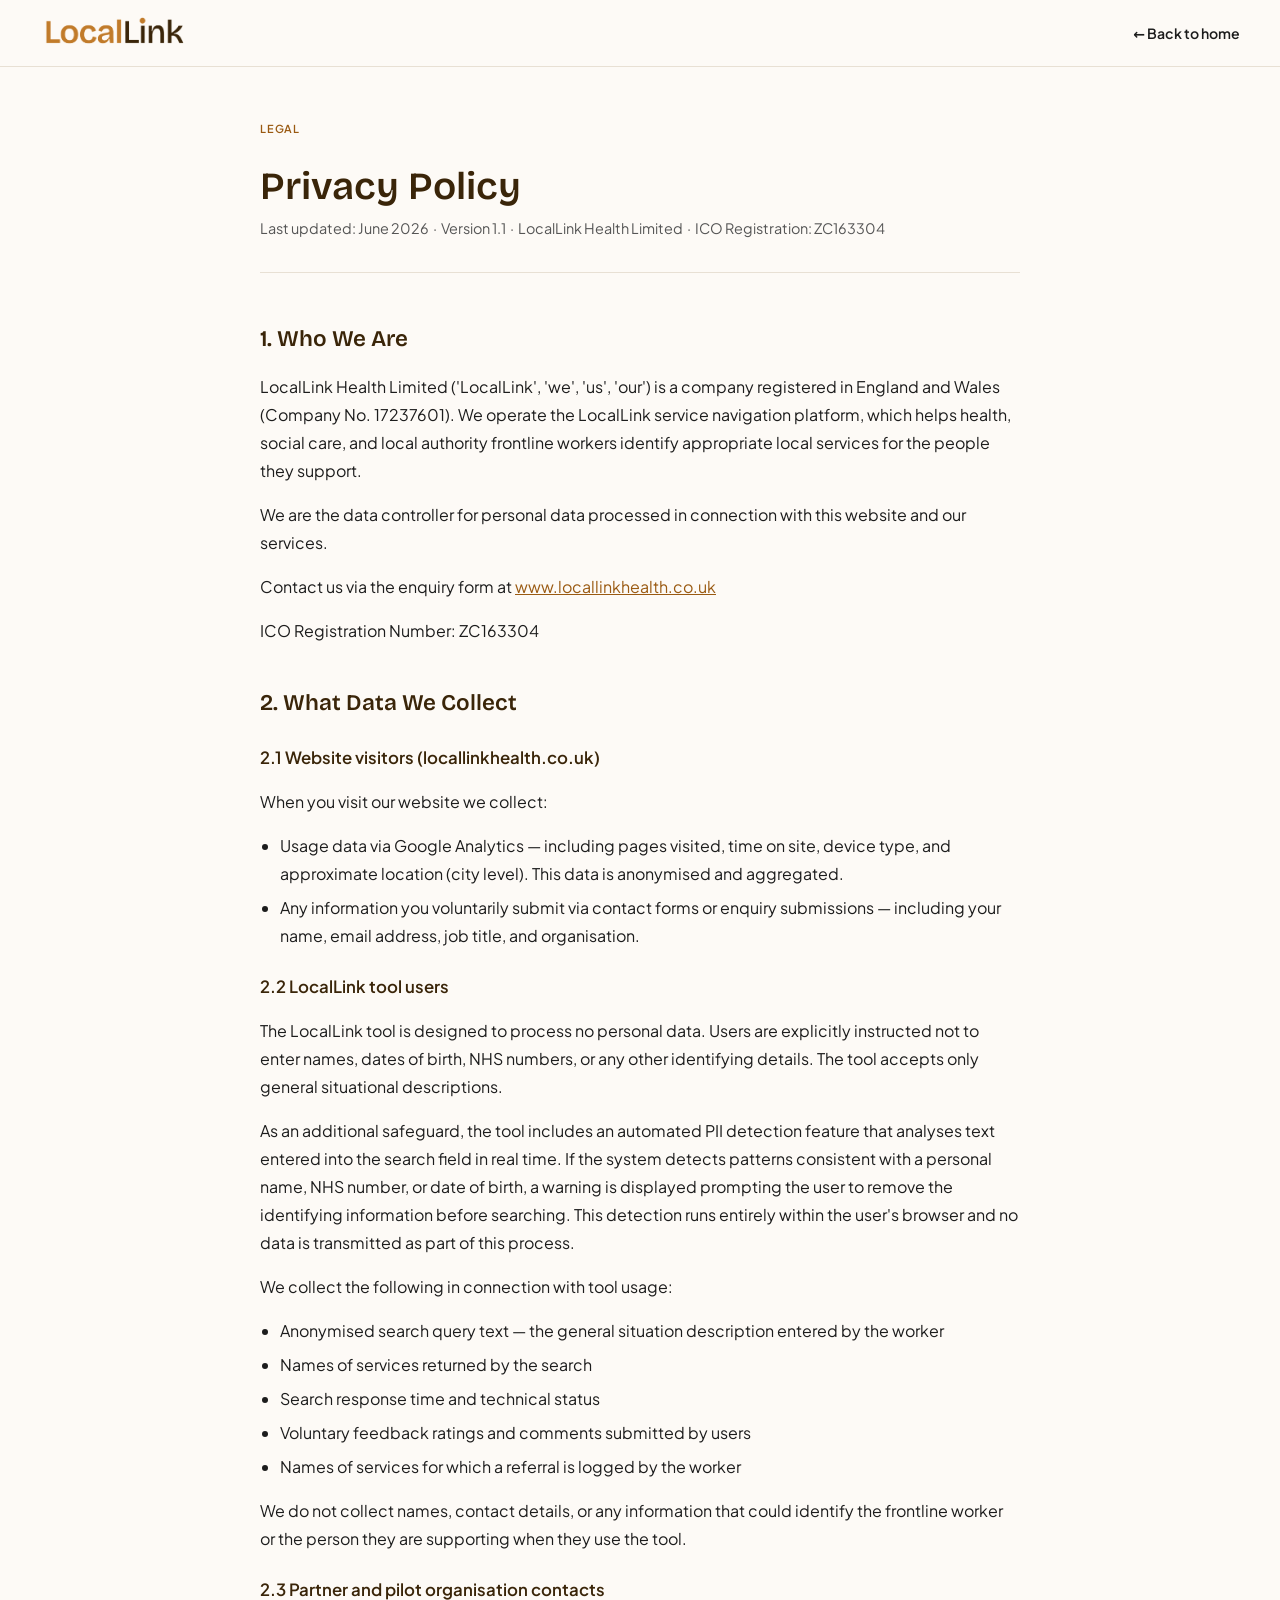
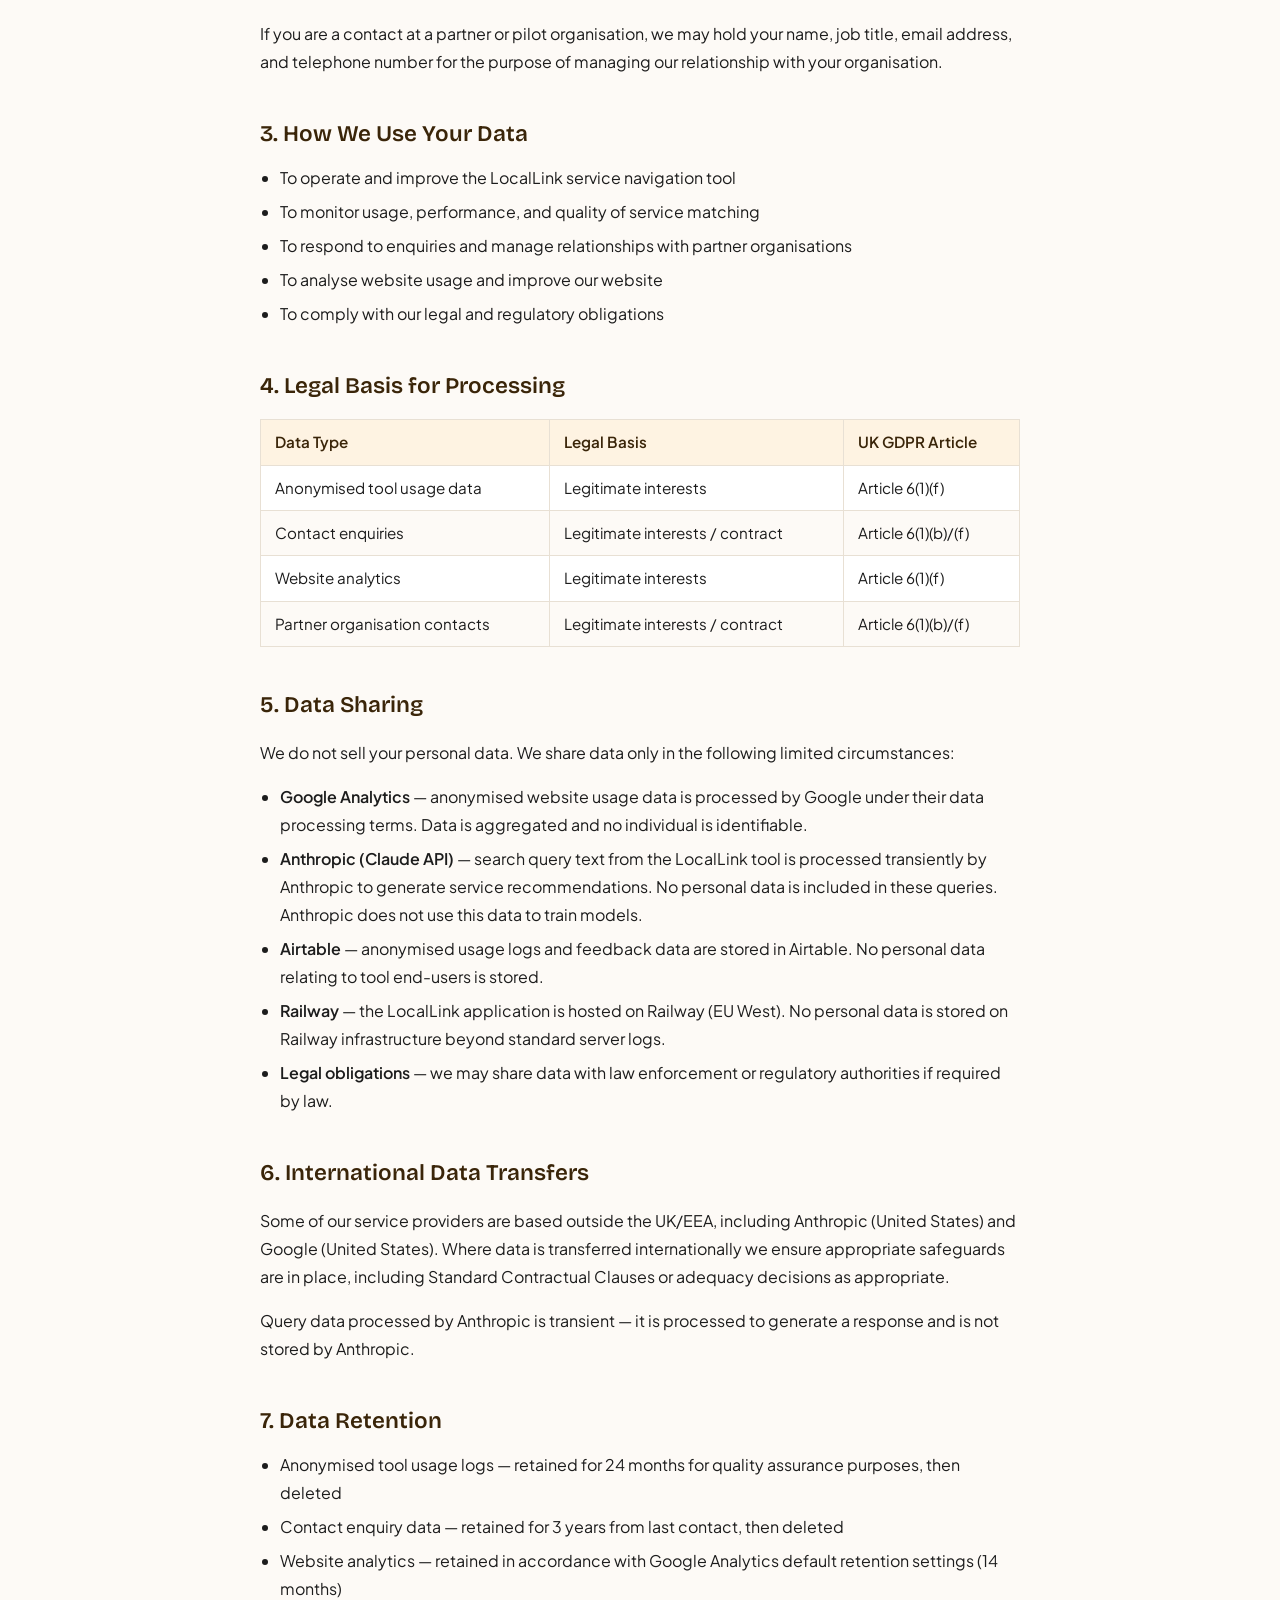
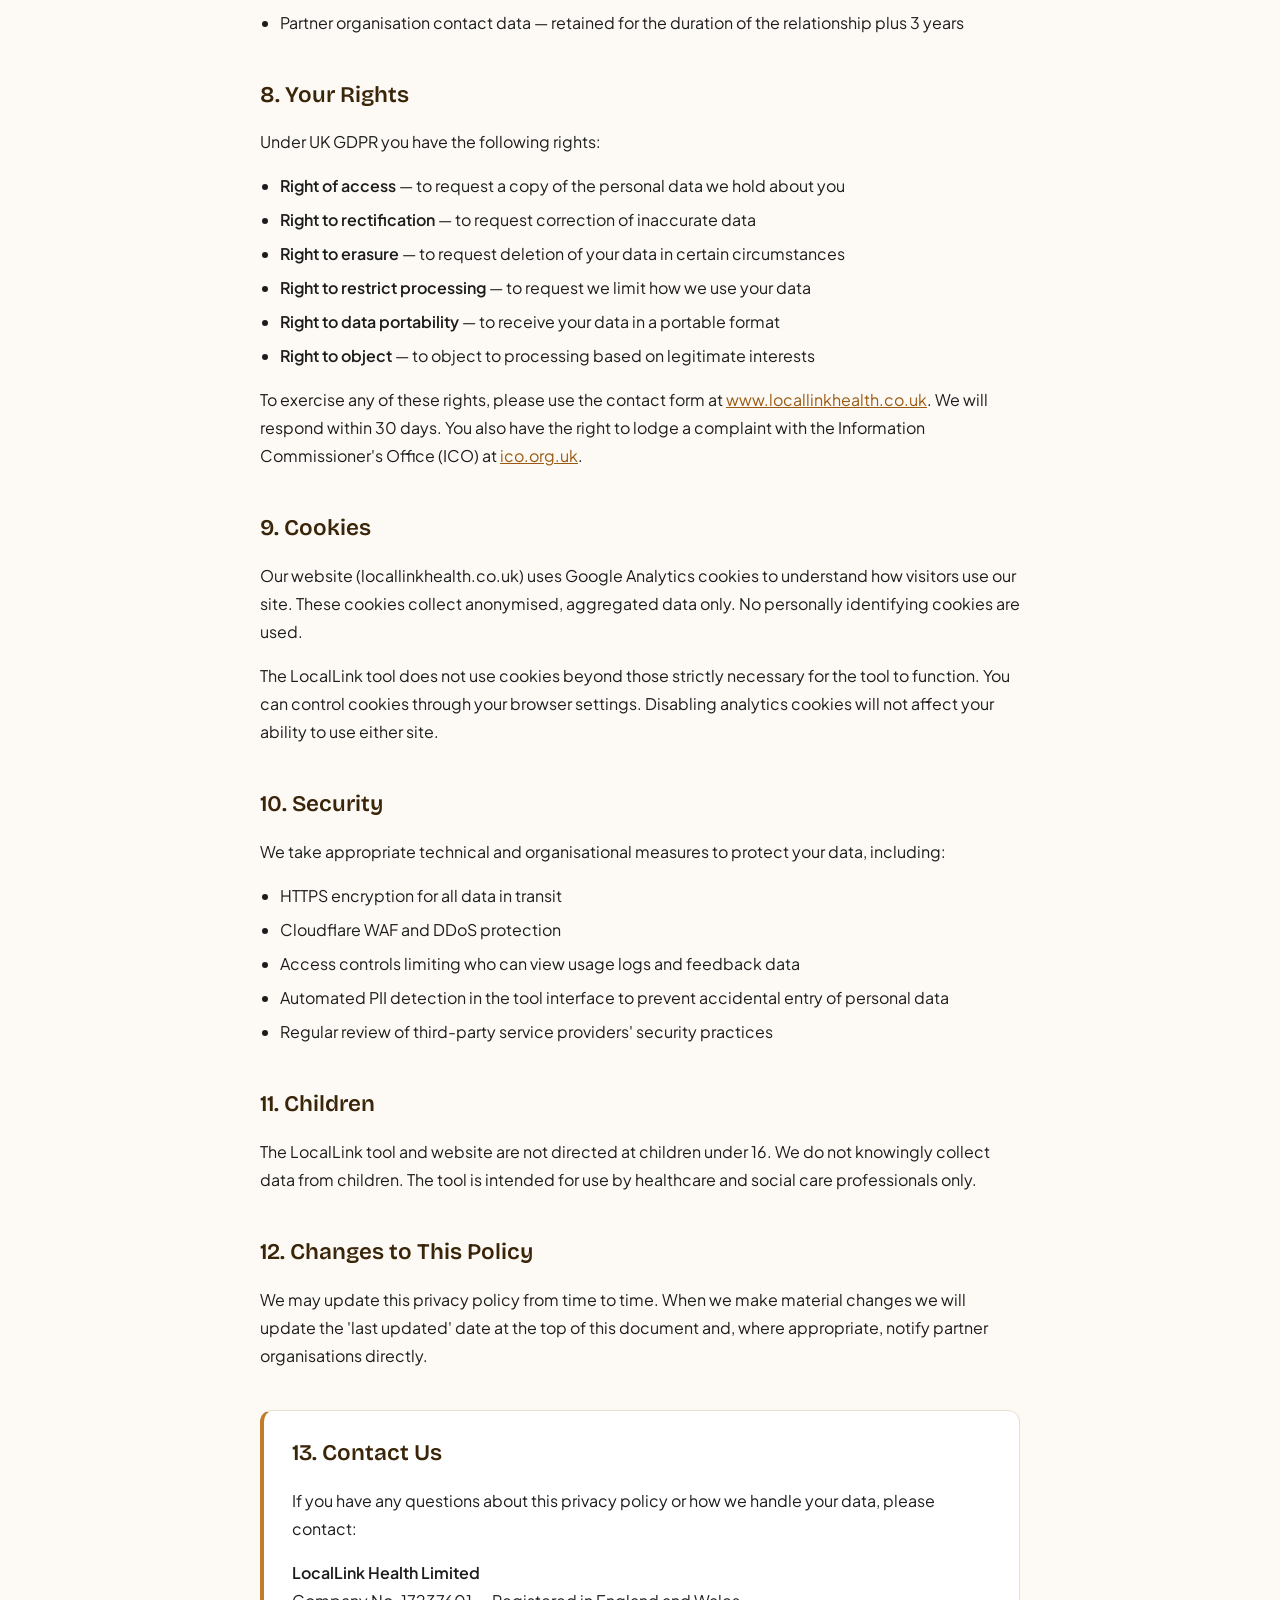
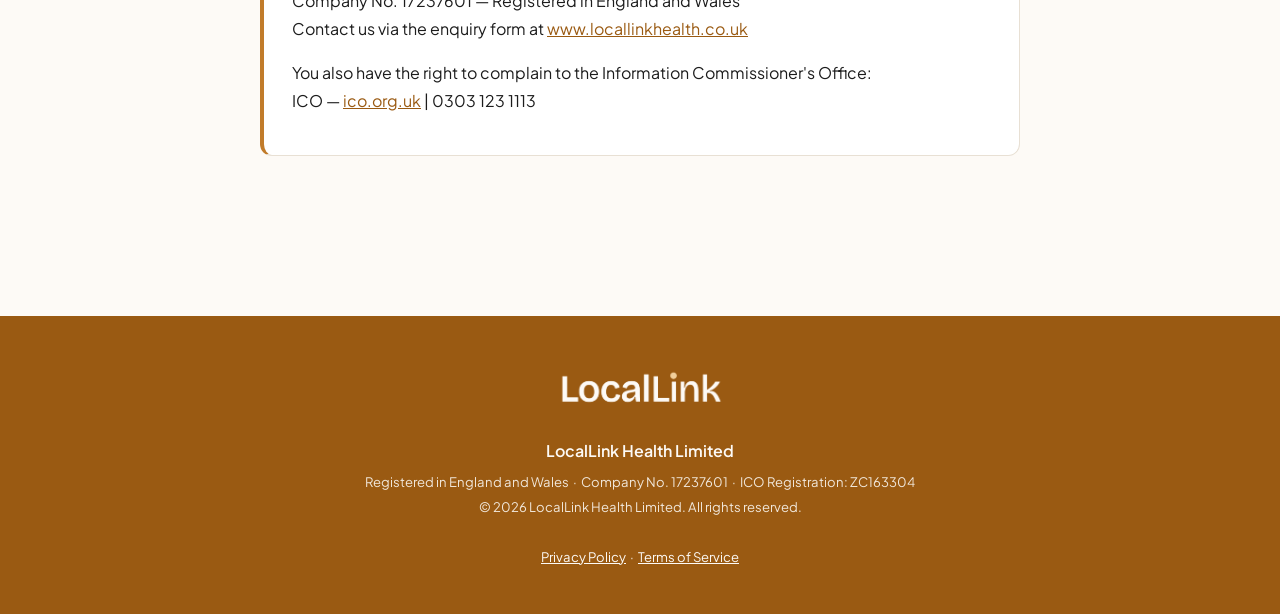
<file: privacy-policy.html>
<!DOCTYPE html>
<html lang="en">
<head>
  <meta charset="UTF-8">
  <meta name="viewport" content="width=device-width, initial-scale=1.0">
  <title>Privacy Policy — LocalLink Health</title>
  <meta name="theme-color" content="#9A5A12">
  <link rel="icon" type="image/png" sizes="32x32" href="/brand/locallink-app-icon-32.png">
  <link rel="apple-touch-icon" href="/brand/locallink-app-icon-180.png">
  <link rel="preload" href="/fonts/BricolageGrotesque-600.woff2" as="font" type="font/woff2" crossorigin>
  <link rel="preload" href="/fonts/PlusJakartaSans-400.woff2" as="font" type="font/woff2" crossorigin>
  <link rel="stylesheet" href="/fonts/fonts.css">
  <style>
    :root {
      /* LocalLink brand v2.0. --amber is Deep Amber for text, links and buttons. */
      --amber:       #9A5A12;
      --accent:      #C17B2A;
      --amber-dark:  #3A2509;
      --brown:       #3A2509;
      --amber-light: #FEF3E2;
      --amber-pale:  #FDFAF6;
      --cream:       #FDFAF6;
      --white:       #ffffff;
      --text:        #1C1C1C;
      --text-mid:    #1C1C1C;
      --text-muted:  #555555;
      --border:      #E8E0D4;
      --display:     'Bricolage Grotesque', 'Plus Jakarta Sans', system-ui, sans-serif;
    }

    body {
      margin: 0;
      font-family: 'Plus Jakarta Sans', system-ui, -apple-system, 'Segoe UI', sans-serif;
      font-weight: 400;
      background: var(--cream);
      color: var(--text);
      line-height: 1.6;
    }

    nav {
      position: fixed;
      top: 0; left: 0; right: 0;
      z-index: 100;
      padding: 14px 40px;
      display: flex;
      align-items: center;
      justify-content: space-between;
      background: rgba(253, 250, 246, 0.95);
      backdrop-filter: blur(12px);
      border-bottom: 1px solid var(--border);
    }

    .nav-brand {
      display: flex;
      align-items: center;
      gap: 10px;
      text-decoration: none;
    }

    .nav-logo { height: 38px; width: auto; display: block; }

    .nav-back {
      font-size: 0.88rem;
      font-weight: 600;
      color: var(--text);
      text-decoration: none;
    }

    .nav-back:hover { color: var(--amber); }

    .page-content {
      max-width: 760px;
      margin: 0 auto;
      padding: 120px 40px 80px;
    }

    .page-eyebrow {
      font-size: 0.6875rem;
      font-weight: 600;
      text-transform: uppercase;
      letter-spacing: 0.8px;
      color: var(--amber);
      margin-bottom: 12px;
    }

    h1 {
      font-family: var(--display);
      font-size: 2.4rem;
      font-weight: 600;
      color: var(--brown);
      line-height: 1.2;
      margin-bottom: 8px;
    }

    .meta {
      font-size: 0.9rem;
      color: var(--text-muted);
      margin-bottom: 48px;
      padding-bottom: 32px;
      border-bottom: 1px solid var(--border);
    }

    h2 {
      font-family: var(--display);
      font-size: 1.4rem;
      font-weight: 600;
      color: var(--brown);
      margin-top: 40px;
      margin-bottom: 12px;
    }

    h3 {
      font-size: 1.05rem;
      font-weight: 600;
      color: var(--brown);
      margin-top: 24px;
      margin-bottom: 8px;
    }

    p {
      font-size: 1rem;
      color: var(--text-mid);
      line-height: 1.75;
      margin-bottom: 16px;
    }

    ul {
      margin: 0 0 16px 0;
      padding-left: 20px;
    }

    ul li {
      font-size: 1rem;
      color: var(--text-mid);
      line-height: 1.75;
      margin-bottom: 6px;
    }

    table {
      width: 100%;
      border-collapse: collapse;
      margin: 16px 0 24px;
      font-size: 0.95rem;
    }

    th {
      background: var(--amber-light);
      color: var(--brown);
      font-weight: 700;
      padding: 10px 14px;
      text-align: left;
      border: 1px solid var(--border);
    }

    td {
      padding: 10px 14px;
      border: 1px solid var(--border);
      color: var(--text-mid);
      vertical-align: top;
    }

    tr:nth-child(even) td { background: var(--white); }

    .contact-box {
      background: var(--white);
      border: 1px solid var(--border);
      border-left: 4px solid var(--accent);
      border-radius: 12px;
      padding: 24px 28px;
      margin-top: 40px;
    }

    .contact-box h2 { margin-top: 0; }

    footer {
      background: var(--amber);   /* Deep Amber, reversed logo */
      padding: 52px 40px 44px;
      text-align: center;
      margin-top: 80px;
    }

    .footer-logo { height: 44px; width: auto; display: inline-block; margin-bottom: 20px; }

    .footer-legal {
      font-size: 0.82rem;
      color: rgba(253,250,246,0.88);
      line-height: 1.9;
    }

    .footer-legal a {
      color: var(--cream);
      text-decoration: underline;
    }

    a:focus-visible { outline: 3px solid var(--amber); outline-offset: 2px; }
    footer a:focus-visible { outline-color: #fff; }

    @media (max-width: 768px) {
      nav { padding: 16px 20px; }
      .page-content { padding: 100px 20px 60px; }
      h1 { font-size: 1.8rem; }
    }
  </style>
</head>
<body>

  <nav>
    <a href="/" class="nav-brand">
      <img src="/brand/locallink-primary.png" alt="LocalLink" class="nav-logo">
    </a>
    <a href="/" class="nav-back">← Back to home</a>
  </nav>

  <div class="page-content">

    <div class="page-eyebrow">Legal</div>
    <h1>Privacy Policy</h1>
    <div class="meta">Last updated: June 2026 &nbsp;·&nbsp; Version 1.1 &nbsp;·&nbsp; LocalLink Health Limited &nbsp;·&nbsp; ICO Registration: ZC163304</div>

    <h2>1. Who We Are</h2>
    <p>LocalLink Health Limited ('LocalLink', 'we', 'us', 'our') is a company registered in England and Wales (Company No. 17237601). We operate the LocalLink service navigation platform, which helps health, social care, and local authority frontline workers identify appropriate local services for the people they support.</p>
    <p>We are the data controller for personal data processed in connection with this website and our services.</p>
    <p>Contact us via the enquiry form at <a href="https://www.locallinkhealth.co.uk/#contact" style="color:var(--amber);">www.locallinkhealth.co.uk</a></p>
    <p>ICO Registration Number: ZC163304</p>

    <h2>2. What Data We Collect</h2>

    <h3>2.1 Website visitors (locallinkhealth.co.uk)</h3>
    <p>When you visit our website we collect:</p>
    <ul>
      <li>Usage data via Google Analytics — including pages visited, time on site, device type, and approximate location (city level). This data is anonymised and aggregated.</li>
      <li>Any information you voluntarily submit via contact forms or enquiry submissions — including your name, email address, job title, and organisation.</li>
    </ul>

    <h3>2.2 LocalLink tool users</h3>
    <p>The LocalLink tool is designed to process no personal data. Users are explicitly instructed not to enter names, dates of birth, NHS numbers, or any other identifying details. The tool accepts only general situational descriptions.</p>
    <p>As an additional safeguard, the tool includes an automated PII detection feature that analyses text entered into the search field in real time. If the system detects patterns consistent with a personal name, NHS number, or date of birth, a warning is displayed prompting the user to remove the identifying information before searching. This detection runs entirely within the user's browser and no data is transmitted as part of this process.</p>
    <p>We collect the following in connection with tool usage:</p>
    <ul>
      <li>Anonymised search query text — the general situation description entered by the worker</li>
      <li>Names of services returned by the search</li>
      <li>Search response time and technical status</li>
      <li>Voluntary feedback ratings and comments submitted by users</li>
      <li>Names of services for which a referral is logged by the worker</li>
    </ul>
    <p>We do not collect names, contact details, or any information that could identify the frontline worker or the person they are supporting when they use the tool.</p>

    <h3>2.3 Partner and pilot organisation contacts</h3>
    <p>If you are a contact at a partner or pilot organisation, we may hold your name, job title, email address, and telephone number for the purpose of managing our relationship with your organisation.</p>

    <h2>3. How We Use Your Data</h2>
    <ul>
      <li>To operate and improve the LocalLink service navigation tool</li>
      <li>To monitor usage, performance, and quality of service matching</li>
      <li>To respond to enquiries and manage relationships with partner organisations</li>
      <li>To analyse website usage and improve our website</li>
      <li>To comply with our legal and regulatory obligations</li>
    </ul>

    <h2>4. Legal Basis for Processing</h2>
    <table>
      <tr><th>Data Type</th><th>Legal Basis</th><th>UK GDPR Article</th></tr>
      <tr><td>Anonymised tool usage data</td><td>Legitimate interests</td><td>Article 6(1)(f)</td></tr>
      <tr><td>Contact enquiries</td><td>Legitimate interests / contract</td><td>Article 6(1)(b)/(f)</td></tr>
      <tr><td>Website analytics</td><td>Legitimate interests</td><td>Article 6(1)(f)</td></tr>
      <tr><td>Partner organisation contacts</td><td>Legitimate interests / contract</td><td>Article 6(1)(b)/(f)</td></tr>
    </table>

    <h2>5. Data Sharing</h2>
    <p>We do not sell your personal data. We share data only in the following limited circumstances:</p>
    <ul>
      <li><strong>Google Analytics</strong> — anonymised website usage data is processed by Google under their data processing terms. Data is aggregated and no individual is identifiable.</li>
      <li><strong>Anthropic (Claude API)</strong> — search query text from the LocalLink tool is processed transiently by Anthropic to generate service recommendations. No personal data is included in these queries. Anthropic does not use this data to train models.</li>
      <li><strong>Airtable</strong> — anonymised usage logs and feedback data are stored in Airtable. No personal data relating to tool end-users is stored.</li>
      <li><strong>Railway</strong> — the LocalLink application is hosted on Railway (EU West). No personal data is stored on Railway infrastructure beyond standard server logs.</li>
      <li><strong>Legal obligations</strong> — we may share data with law enforcement or regulatory authorities if required by law.</li>
    </ul>

    <h2>6. International Data Transfers</h2>
    <p>Some of our service providers are based outside the UK/EEA, including Anthropic (United States) and Google (United States). Where data is transferred internationally we ensure appropriate safeguards are in place, including Standard Contractual Clauses or adequacy decisions as appropriate.</p>
    <p>Query data processed by Anthropic is transient — it is processed to generate a response and is not stored by Anthropic.</p>

    <h2>7. Data Retention</h2>
    <ul>
      <li>Anonymised tool usage logs — retained for 24 months for quality assurance purposes, then deleted</li>
      <li>Contact enquiry data — retained for 3 years from last contact, then deleted</li>
      <li>Website analytics — retained in accordance with Google Analytics default retention settings (14 months)</li>
      <li>Partner organisation contact data — retained for the duration of the relationship plus 3 years</li>
    </ul>

    <h2>8. Your Rights</h2>
    <p>Under UK GDPR you have the following rights:</p>
    <ul>
      <li><strong>Right of access</strong> — to request a copy of the personal data we hold about you</li>
      <li><strong>Right to rectification</strong> — to request correction of inaccurate data</li>
      <li><strong>Right to erasure</strong> — to request deletion of your data in certain circumstances</li>
      <li><strong>Right to restrict processing</strong> — to request we limit how we use your data</li>
      <li><strong>Right to data portability</strong> — to receive your data in a portable format</li>
      <li><strong>Right to object</strong> — to object to processing based on legitimate interests</li>
    </ul>
    <p>To exercise any of these rights, please use the contact form at <a href="https://www.locallinkhealth.co.uk/#contact" style="color:var(--amber);">www.locallinkhealth.co.uk</a>. We will respond within 30 days. You also have the right to lodge a complaint with the Information Commissioner's Office (ICO) at <a href="https://ico.org.uk" style="color:var(--amber);">ico.org.uk</a>.</p>

    <h2>9. Cookies</h2>
    <p>Our website (locallinkhealth.co.uk) uses Google Analytics cookies to understand how visitors use our site. These cookies collect anonymised, aggregated data only. No personally identifying cookies are used.</p>
    <p>The LocalLink tool does not use cookies beyond those strictly necessary for the tool to function. You can control cookies through your browser settings. Disabling analytics cookies will not affect your ability to use either site.</p>

    <h2>10. Security</h2>
    <p>We take appropriate technical and organisational measures to protect your data, including:</p>
    <ul>
      <li>HTTPS encryption for all data in transit</li>
      <li>Cloudflare WAF and DDoS protection</li>
      <li>Access controls limiting who can view usage logs and feedback data</li>
      <li>Automated PII detection in the tool interface to prevent accidental entry of personal data</li>
      <li>Regular review of third-party service providers' security practices</li>
    </ul>

    <h2>11. Children</h2>
    <p>The LocalLink tool and website are not directed at children under 16. We do not knowingly collect data from children. The tool is intended for use by healthcare and social care professionals only.</p>

    <h2>12. Changes to This Policy</h2>
    <p>We may update this privacy policy from time to time. When we make material changes we will update the 'last updated' date at the top of this document and, where appropriate, notify partner organisations directly.</p>

    <div class="contact-box">
      <h2>13. Contact Us</h2>
      <p>If you have any questions about this privacy policy or how we handle your data, please contact:</p>
      <p><strong>LocalLink Health Limited</strong><br>
      Company No. 17237601 — Registered in England and Wales<br>
      Contact us via the enquiry form at <a href="https://www.locallinkhealth.co.uk/#contact" style="color:var(--amber);">www.locallinkhealth.co.uk</a></p>
      <p>You also have the right to complain to the Information Commissioner's Office:<br>
      ICO — <a href="https://ico.org.uk" style="color:var(--amber);">ico.org.uk</a> | 0303 123 1113</p>
    </div>

  </div>

  <footer>
    <img class="footer-logo" src="/brand/locallink-reversed.png" alt="LocalLink">
    <div style="color:#FDFAF6;font-weight:600;margin-bottom:6px;">LocalLink Health Limited</div>
    <div class="footer-legal">
      Registered in England and Wales &nbsp;·&nbsp; Company No. 17237601 &nbsp;·&nbsp; ICO Registration: ZC163304<br>
      © 2026 LocalLink Health Limited. All rights reserved.<br><br>
      <a href="/privacy-policy.html">Privacy Policy</a>
      &nbsp;·&nbsp;
      <a href="/terms-of-service.html">Terms of Service</a>
    </div>
  </footer>

</body>
</html>
</file>
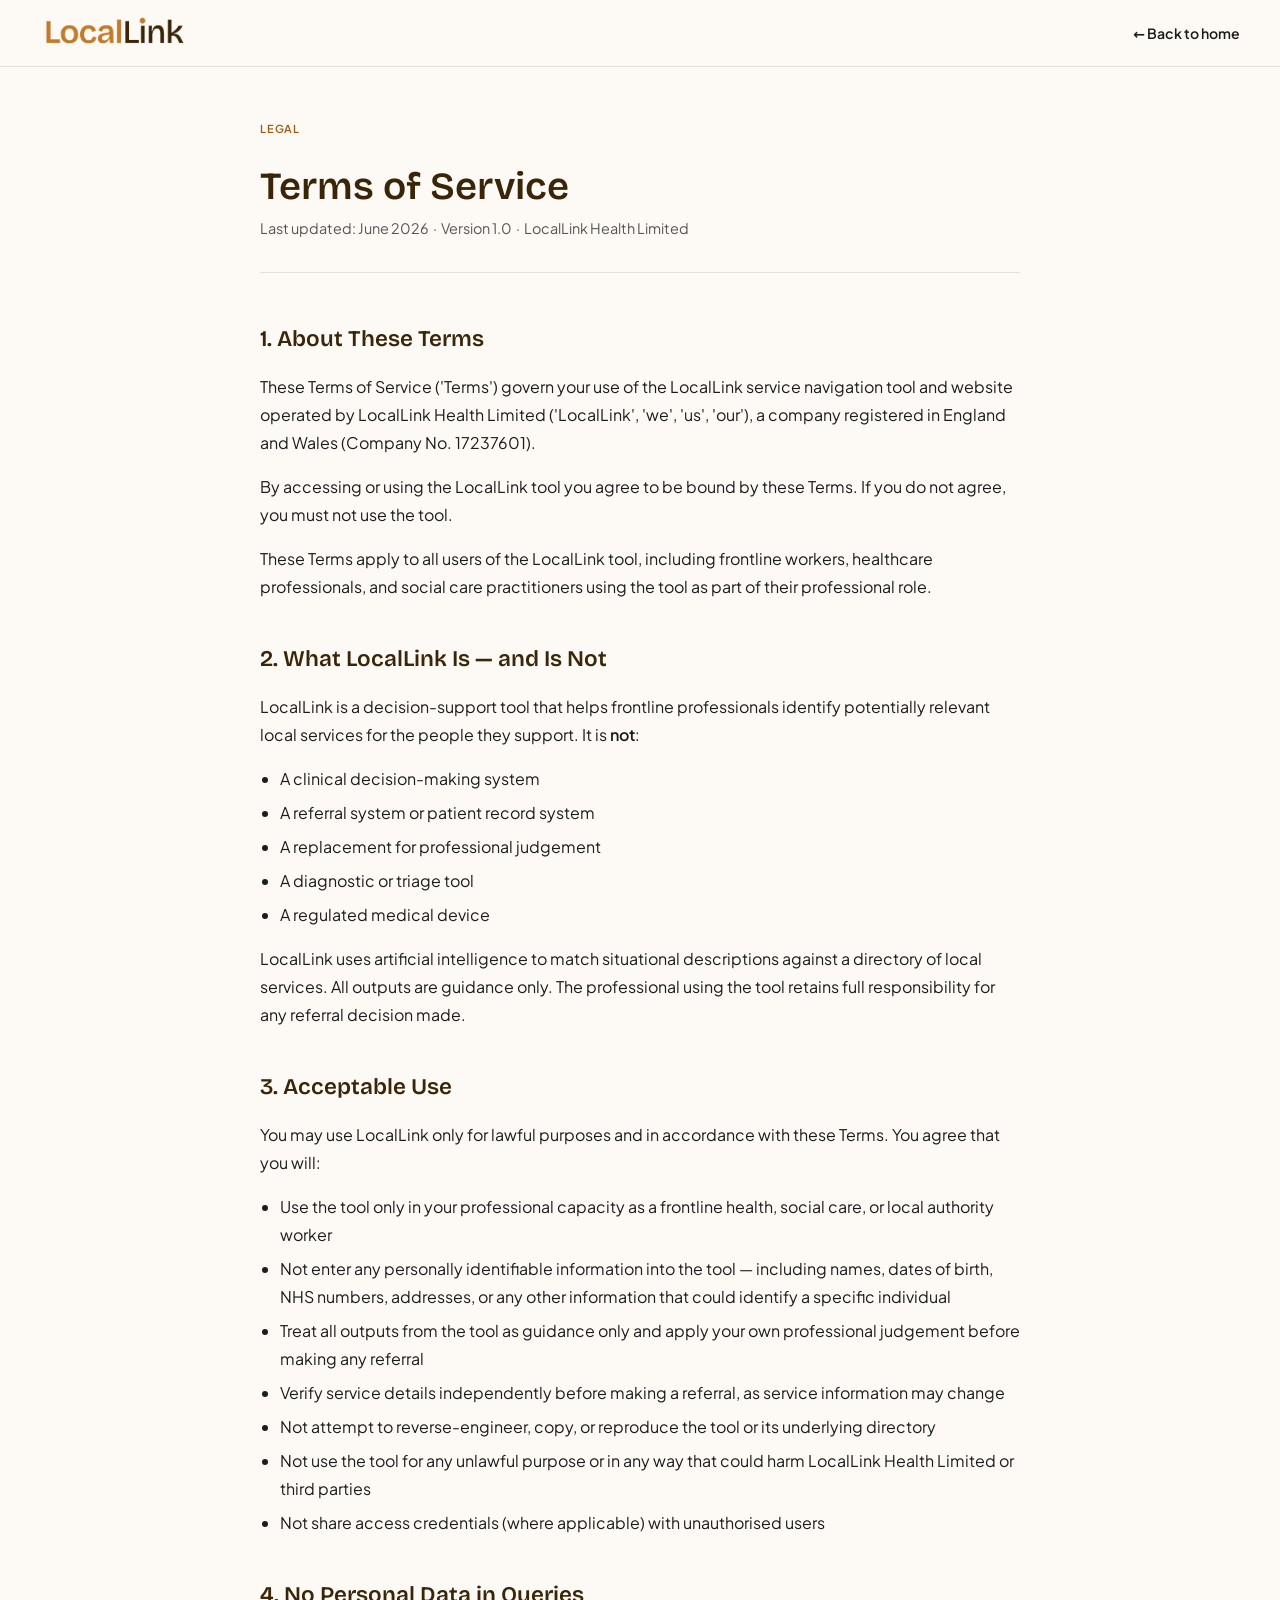
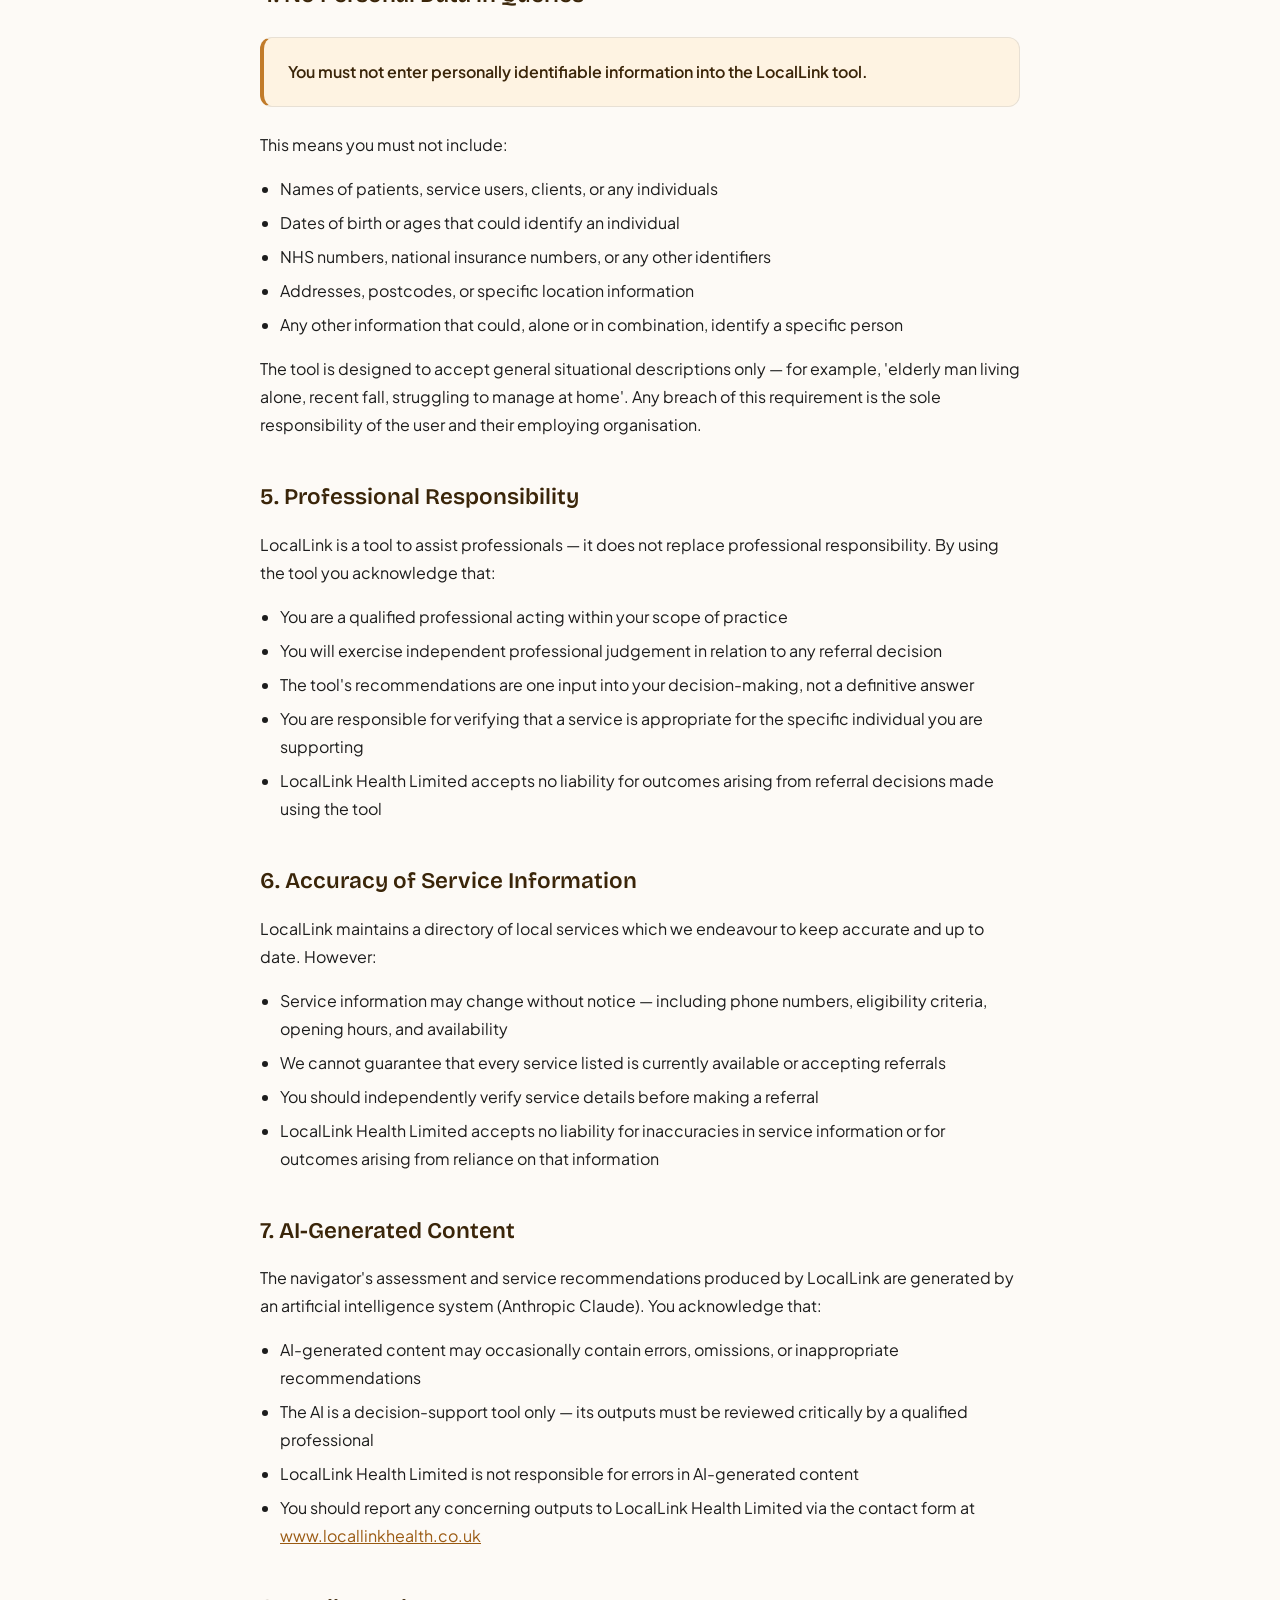
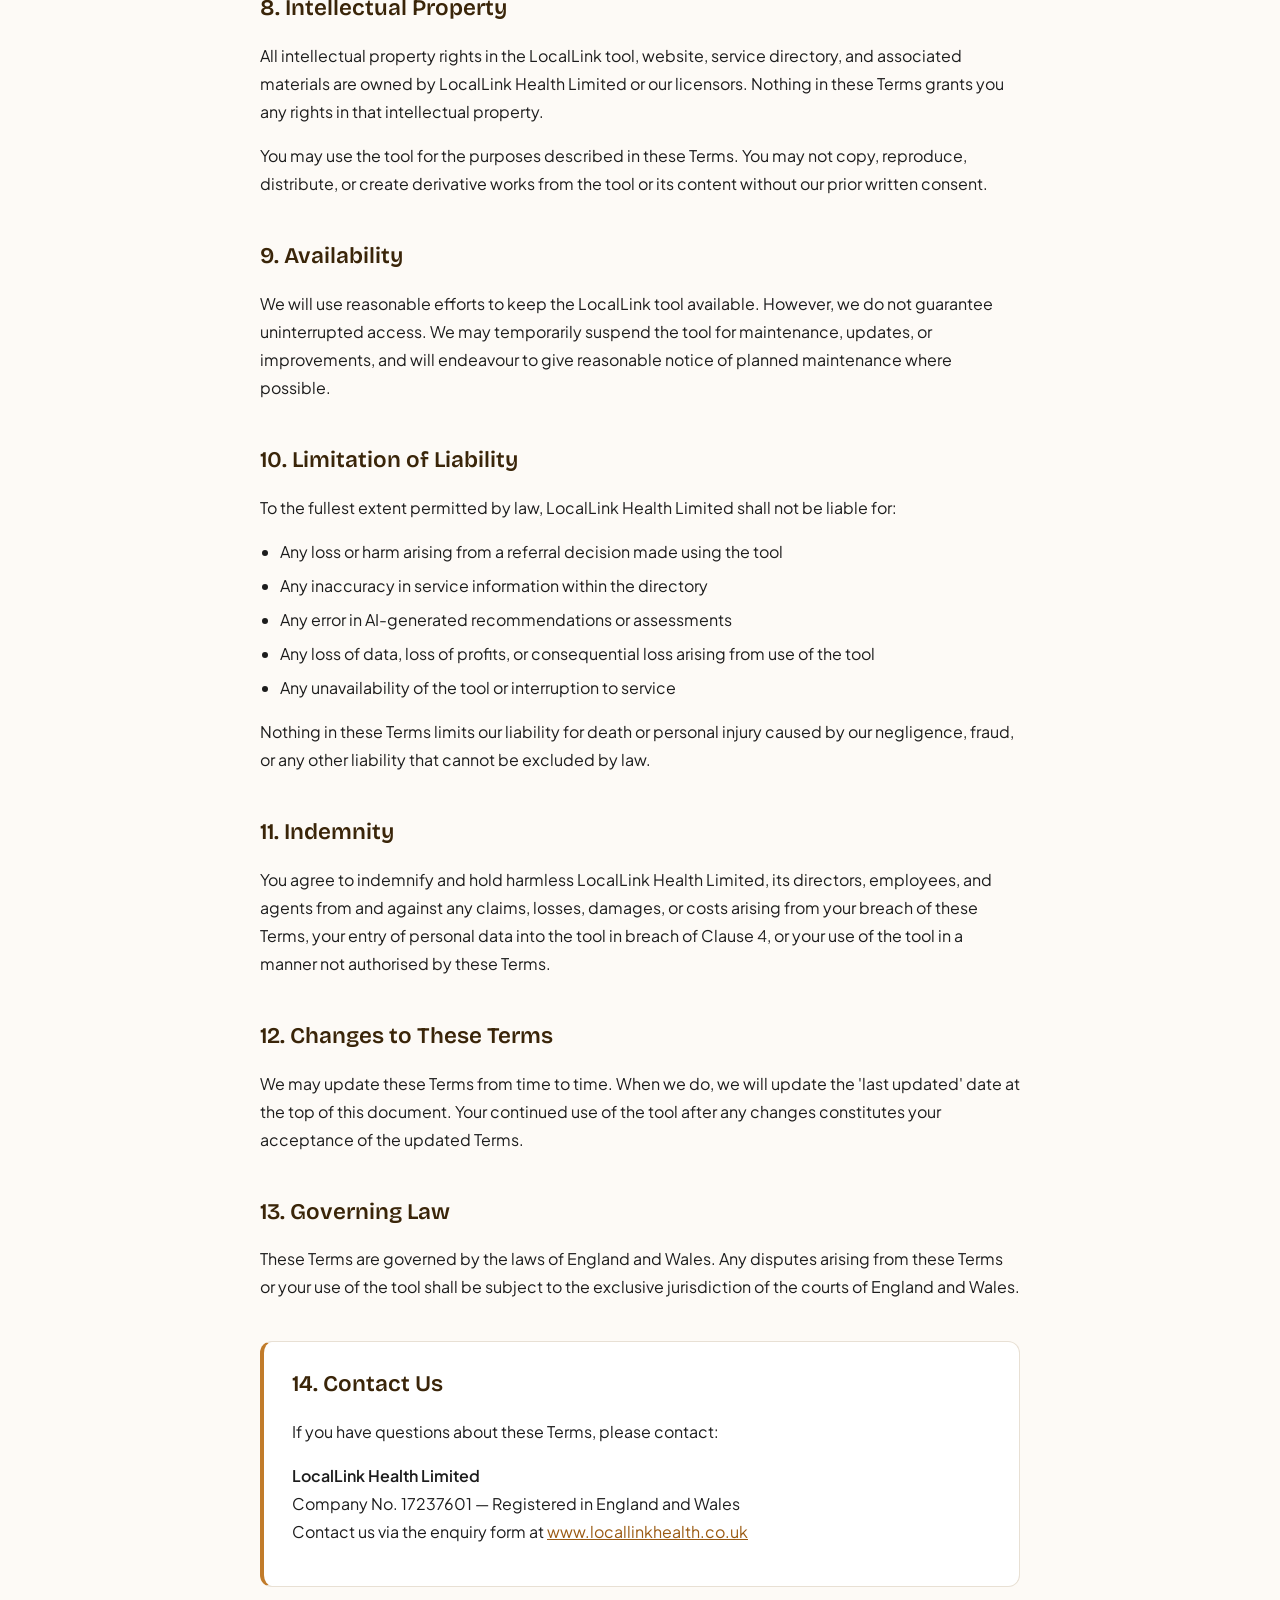
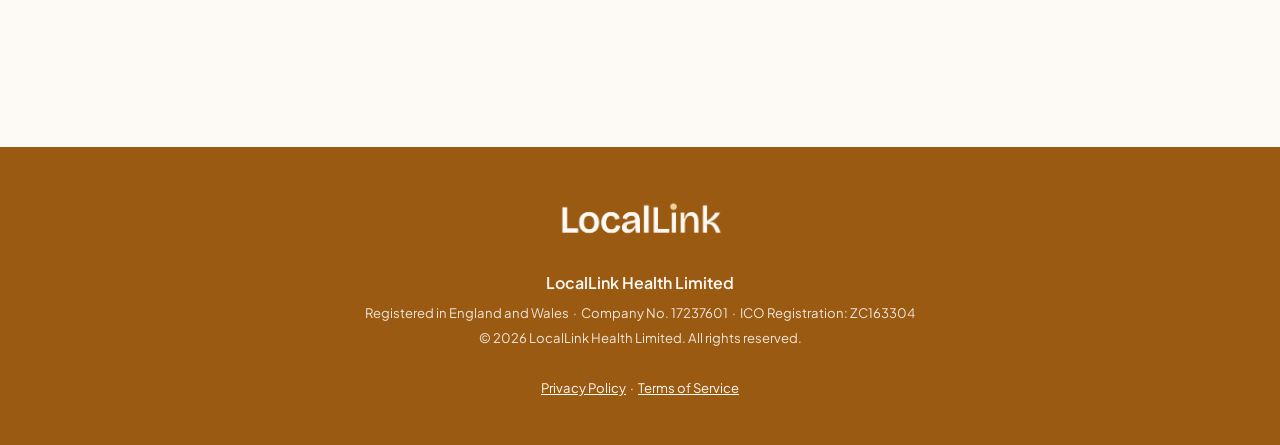
<file: terms-of-service.html>
<!DOCTYPE html>
<html lang="en">
<head>
  <meta charset="UTF-8">
  <meta name="viewport" content="width=device-width, initial-scale=1.0">
  <title>Terms of Service — LocalLink Health</title>
  <meta name="theme-color" content="#9A5A12">
  <link rel="icon" type="image/png" sizes="32x32" href="/brand/locallink-app-icon-32.png">
  <link rel="apple-touch-icon" href="/brand/locallink-app-icon-180.png">
  <link rel="preload" href="/fonts/BricolageGrotesque-600.woff2" as="font" type="font/woff2" crossorigin>
  <link rel="preload" href="/fonts/PlusJakartaSans-400.woff2" as="font" type="font/woff2" crossorigin>
  <link rel="stylesheet" href="/fonts/fonts.css">
  <style>
    :root {
      /* LocalLink brand v2.0. --amber is Deep Amber for text, links and buttons. */
      --amber:       #9A5A12;
      --accent:      #C17B2A;
      --amber-dark:  #3A2509;
      --brown:       #3A2509;
      --amber-light: #FEF3E2;
      --amber-pale:  #FDFAF6;
      --cream:       #FDFAF6;
      --white:       #ffffff;
      --text:        #1C1C1C;
      --text-mid:    #1C1C1C;
      --text-muted:  #555555;
      --border:      #E8E0D4;
      --display:     'Bricolage Grotesque', 'Plus Jakarta Sans', system-ui, sans-serif;
    }

    body {
      margin: 0;
      font-family: 'Plus Jakarta Sans', system-ui, -apple-system, 'Segoe UI', sans-serif;
      font-weight: 400;
      background: var(--cream);
      color: var(--text);
      line-height: 1.6;
    }

    nav {
      position: fixed;
      top: 0; left: 0; right: 0;
      z-index: 100;
      padding: 14px 40px;
      display: flex;
      align-items: center;
      justify-content: space-between;
      background: rgba(253, 250, 246, 0.95);
      backdrop-filter: blur(12px);
      border-bottom: 1px solid var(--border);
    }

    .nav-brand {
      display: flex;
      align-items: center;
      gap: 10px;
      text-decoration: none;
    }

    .nav-logo { height: 38px; width: auto; display: block; }

    .nav-back {
      font-size: 0.88rem;
      font-weight: 600;
      color: var(--text);
      text-decoration: none;
    }

    .nav-back:hover { color: var(--amber); }

    .page-content {
      max-width: 760px;
      margin: 0 auto;
      padding: 120px 40px 80px;
    }

    .page-eyebrow {
      font-size: 0.6875rem;
      font-weight: 600;
      text-transform: uppercase;
      letter-spacing: 0.8px;
      color: var(--amber);
      margin-bottom: 12px;
    }

    h1 {
      font-family: var(--display);
      font-size: 2.4rem;
      font-weight: 600;
      color: var(--brown);
      line-height: 1.2;
      margin-bottom: 8px;
    }

    .meta {
      font-size: 0.9rem;
      color: var(--text-muted);
      margin-bottom: 48px;
      padding-bottom: 32px;
      border-bottom: 1px solid var(--border);
    }

    h2 {
      font-family: var(--display);
      font-size: 1.4rem;
      font-weight: 600;
      color: var(--brown);
      margin-top: 40px;
      margin-bottom: 12px;
    }

    p {
      font-size: 1rem;
      color: var(--text-mid);
      line-height: 1.75;
      margin-bottom: 16px;
    }

    ul {
      margin: 0 0 16px 0;
      padding-left: 20px;
    }

    ul li {
      font-size: 1rem;
      color: var(--text-mid);
      line-height: 1.75;
      margin-bottom: 6px;
    }

    .warning-box {
      background: var(--amber-light);
      border: 1px solid var(--border);
      border-left: 4px solid var(--accent);
      border-radius: 12px;
      padding: 20px 24px;
      margin: 24px 0;
    }

    .warning-box p {
      margin: 0;
      font-weight: 600;
      color: var(--brown);
    }

    .contact-box {
      background: var(--white);
      border: 1px solid var(--border);
      border-left: 4px solid var(--accent);
      border-radius: 12px;
      padding: 24px 28px;
      margin-top: 40px;
    }

    .contact-box h2 { margin-top: 0; }

    footer {
      background: var(--amber);   /* Deep Amber, reversed logo */
      padding: 52px 40px 44px;
      text-align: center;
      margin-top: 80px;
    }

    .footer-logo { height: 44px; width: auto; display: inline-block; margin-bottom: 20px; }

    .footer-legal {
      font-size: 0.82rem;
      color: rgba(253,250,246,0.88);
      line-height: 1.9;
    }

    .footer-legal a {
      color: var(--cream);
      text-decoration: underline;
    }

    a:focus-visible { outline: 3px solid var(--amber); outline-offset: 2px; }
    footer a:focus-visible { outline-color: #fff; }

    @media (max-width: 768px) {
      nav { padding: 16px 20px; }
      .page-content { padding: 100px 20px 60px; }
      h1 { font-size: 1.8rem; }
    }
  </style>
</head>
<body>

  <nav>
    <a href="/" class="nav-brand">
      <img src="/brand/locallink-primary.png" alt="LocalLink" class="nav-logo">
    </a>
    <a href="/" class="nav-back">← Back to home</a>
  </nav>

  <div class="page-content">

    <div class="page-eyebrow">Legal</div>
    <h1>Terms of Service</h1>
    <div class="meta">Last updated: June 2026 &nbsp;·&nbsp; Version 1.0 &nbsp;·&nbsp; LocalLink Health Limited</div>

    <h2>1. About These Terms</h2>
    <p>These Terms of Service ('Terms') govern your use of the LocalLink service navigation tool and website operated by LocalLink Health Limited ('LocalLink', 'we', 'us', 'our'), a company registered in England and Wales (Company No. 17237601).</p>
    <p>By accessing or using the LocalLink tool you agree to be bound by these Terms. If you do not agree, you must not use the tool.</p>
    <p>These Terms apply to all users of the LocalLink tool, including frontline workers, healthcare professionals, and social care practitioners using the tool as part of their professional role.</p>

    <h2>2. What LocalLink Is — and Is Not</h2>
    <p>LocalLink is a decision-support tool that helps frontline professionals identify potentially relevant local services for the people they support. It is <strong>not</strong>:</p>
    <ul>
      <li>A clinical decision-making system</li>
      <li>A referral system or patient record system</li>
      <li>A replacement for professional judgement</li>
      <li>A diagnostic or triage tool</li>
      <li>A regulated medical device</li>
    </ul>
    <p>LocalLink uses artificial intelligence to match situational descriptions against a directory of local services. All outputs are guidance only. The professional using the tool retains full responsibility for any referral decision made.</p>

    <h2>3. Acceptable Use</h2>
    <p>You may use LocalLink only for lawful purposes and in accordance with these Terms. You agree that you will:</p>
    <ul>
      <li>Use the tool only in your professional capacity as a frontline health, social care, or local authority worker</li>
      <li>Not enter any personally identifiable information into the tool — including names, dates of birth, NHS numbers, addresses, or any other information that could identify a specific individual</li>
      <li>Treat all outputs from the tool as guidance only and apply your own professional judgement before making any referral</li>
      <li>Verify service details independently before making a referral, as service information may change</li>
      <li>Not attempt to reverse-engineer, copy, or reproduce the tool or its underlying directory</li>
      <li>Not use the tool for any unlawful purpose or in any way that could harm LocalLink Health Limited or third parties</li>
      <li>Not share access credentials (where applicable) with unauthorised users</li>
    </ul>

    <h2>4. No Personal Data in Queries</h2>
    <div class="warning-box">
      <p>You must not enter personally identifiable information into the LocalLink tool.</p>
    </div>
    <p>This means you must not include:</p>
    <ul>
      <li>Names of patients, service users, clients, or any individuals</li>
      <li>Dates of birth or ages that could identify an individual</li>
      <li>NHS numbers, national insurance numbers, or any other identifiers</li>
      <li>Addresses, postcodes, or specific location information</li>
      <li>Any other information that could, alone or in combination, identify a specific person</li>
    </ul>
    <p>The tool is designed to accept general situational descriptions only — for example, 'elderly man living alone, recent fall, struggling to manage at home'. Any breach of this requirement is the sole responsibility of the user and their employing organisation.</p>

    <h2>5. Professional Responsibility</h2>
    <p>LocalLink is a tool to assist professionals — it does not replace professional responsibility. By using the tool you acknowledge that:</p>
    <ul>
      <li>You are a qualified professional acting within your scope of practice</li>
      <li>You will exercise independent professional judgement in relation to any referral decision</li>
      <li>The tool's recommendations are one input into your decision-making, not a definitive answer</li>
      <li>You are responsible for verifying that a service is appropriate for the specific individual you are supporting</li>
      <li>LocalLink Health Limited accepts no liability for outcomes arising from referral decisions made using the tool</li>
    </ul>

    <h2>6. Accuracy of Service Information</h2>
    <p>LocalLink maintains a directory of local services which we endeavour to keep accurate and up to date. However:</p>
    <ul>
      <li>Service information may change without notice — including phone numbers, eligibility criteria, opening hours, and availability</li>
      <li>We cannot guarantee that every service listed is currently available or accepting referrals</li>
      <li>You should independently verify service details before making a referral</li>
      <li>LocalLink Health Limited accepts no liability for inaccuracies in service information or for outcomes arising from reliance on that information</li>
    </ul>

    <h2>7. AI-Generated Content</h2>
    <p>The navigator's assessment and service recommendations produced by LocalLink are generated by an artificial intelligence system (Anthropic Claude). You acknowledge that:</p>
    <ul>
      <li>AI-generated content may occasionally contain errors, omissions, or inappropriate recommendations</li>
      <li>The AI is a decision-support tool only — its outputs must be reviewed critically by a qualified professional</li>
      <li>LocalLink Health Limited is not responsible for errors in AI-generated content</li>
      <li>You should report any concerning outputs to LocalLink Health Limited via the contact form at <a href="https://www.locallinkhealth.co.uk/#contact" style="color:var(--amber);">www.locallinkhealth.co.uk</a></li>
    </ul>

    <h2>8. Intellectual Property</h2>
    <p>All intellectual property rights in the LocalLink tool, website, service directory, and associated materials are owned by LocalLink Health Limited or our licensors. Nothing in these Terms grants you any rights in that intellectual property.</p>
    <p>You may use the tool for the purposes described in these Terms. You may not copy, reproduce, distribute, or create derivative works from the tool or its content without our prior written consent.</p>

    <h2>9. Availability</h2>
    <p>We will use reasonable efforts to keep the LocalLink tool available. However, we do not guarantee uninterrupted access. We may temporarily suspend the tool for maintenance, updates, or improvements, and will endeavour to give reasonable notice of planned maintenance where possible.</p>

    <h2>10. Limitation of Liability</h2>
    <p>To the fullest extent permitted by law, LocalLink Health Limited shall not be liable for:</p>
    <ul>
      <li>Any loss or harm arising from a referral decision made using the tool</li>
      <li>Any inaccuracy in service information within the directory</li>
      <li>Any error in AI-generated recommendations or assessments</li>
      <li>Any loss of data, loss of profits, or consequential loss arising from use of the tool</li>
      <li>Any unavailability of the tool or interruption to service</li>
    </ul>
    <p>Nothing in these Terms limits our liability for death or personal injury caused by our negligence, fraud, or any other liability that cannot be excluded by law.</p>

    <h2>11. Indemnity</h2>
    <p>You agree to indemnify and hold harmless LocalLink Health Limited, its directors, employees, and agents from and against any claims, losses, damages, or costs arising from your breach of these Terms, your entry of personal data into the tool in breach of Clause 4, or your use of the tool in a manner not authorised by these Terms.</p>

    <h2>12. Changes to These Terms</h2>
    <p>We may update these Terms from time to time. When we do, we will update the 'last updated' date at the top of this document. Your continued use of the tool after any changes constitutes your acceptance of the updated Terms.</p>

    <h2>13. Governing Law</h2>
    <p>These Terms are governed by the laws of England and Wales. Any disputes arising from these Terms or your use of the tool shall be subject to the exclusive jurisdiction of the courts of England and Wales.</p>

    <div class="contact-box">
      <h2>14. Contact Us</h2>
      <p>If you have questions about these Terms, please contact:</p>
      <p><strong>LocalLink Health Limited</strong><br>
      Company No. 17237601 — Registered in England and Wales<br>
      Contact us via the enquiry form at <a href="https://www.locallinkhealth.co.uk/#contact" style="color:var(--amber);">www.locallinkhealth.co.uk</a></p>
    </div>

  </div>

  <footer>
    <img class="footer-logo" src="/brand/locallink-reversed.png" alt="LocalLink">
    <div style="color:#FDFAF6;font-weight:600;margin-bottom:6px;">LocalLink Health Limited</div>
    <div class="footer-legal">
      Registered in England and Wales &nbsp;·&nbsp; Company No. 17237601 &nbsp;·&nbsp; ICO Registration: ZC163304<br>
      © 2026 LocalLink Health Limited. All rights reserved.<br><br>
      <a href="/privacy-policy.html">Privacy Policy</a>
      &nbsp;·&nbsp;
      <a href="/terms-of-service.html">Terms of Service</a>
    </div>
  </footer>

</body>
</html>
</file>
<file: fonts/fonts.css>
/* Place this file next to the font files. */
@font-face{font-family:'Bricolage Grotesque';font-weight:500;font-display:swap;src:url('BricolageGrotesque-500.woff2') format('woff2'),url('BricolageGrotesque-500.woff') format('woff')}
@font-face{font-family:'Bricolage Grotesque';font-weight:600;font-display:swap;src:url('BricolageGrotesque-600.woff2') format('woff2'),url('BricolageGrotesque-600.woff') format('woff')}
@font-face{font-family:'Bricolage Grotesque';font-weight:700;font-display:swap;src:url('BricolageGrotesque-700.woff2') format('woff2'),url('BricolageGrotesque-700.woff') format('woff')}
@font-face{font-family:'Plus Jakarta Sans';font-weight:400;font-display:swap;src:url('PlusJakartaSans-400.woff2') format('woff2'),url('PlusJakartaSans-400.woff') format('woff')}
@font-face{font-family:'Plus Jakarta Sans';font-weight:500;font-display:swap;src:url('PlusJakartaSans-500.woff2') format('woff2'),url('PlusJakartaSans-500.woff') format('woff')}
@font-face{font-family:'Plus Jakarta Sans';font-weight:600;font-display:swap;src:url('PlusJakartaSans-600.woff2') format('woff2'),url('PlusJakartaSans-600.woff') format('woff')}
</file>
